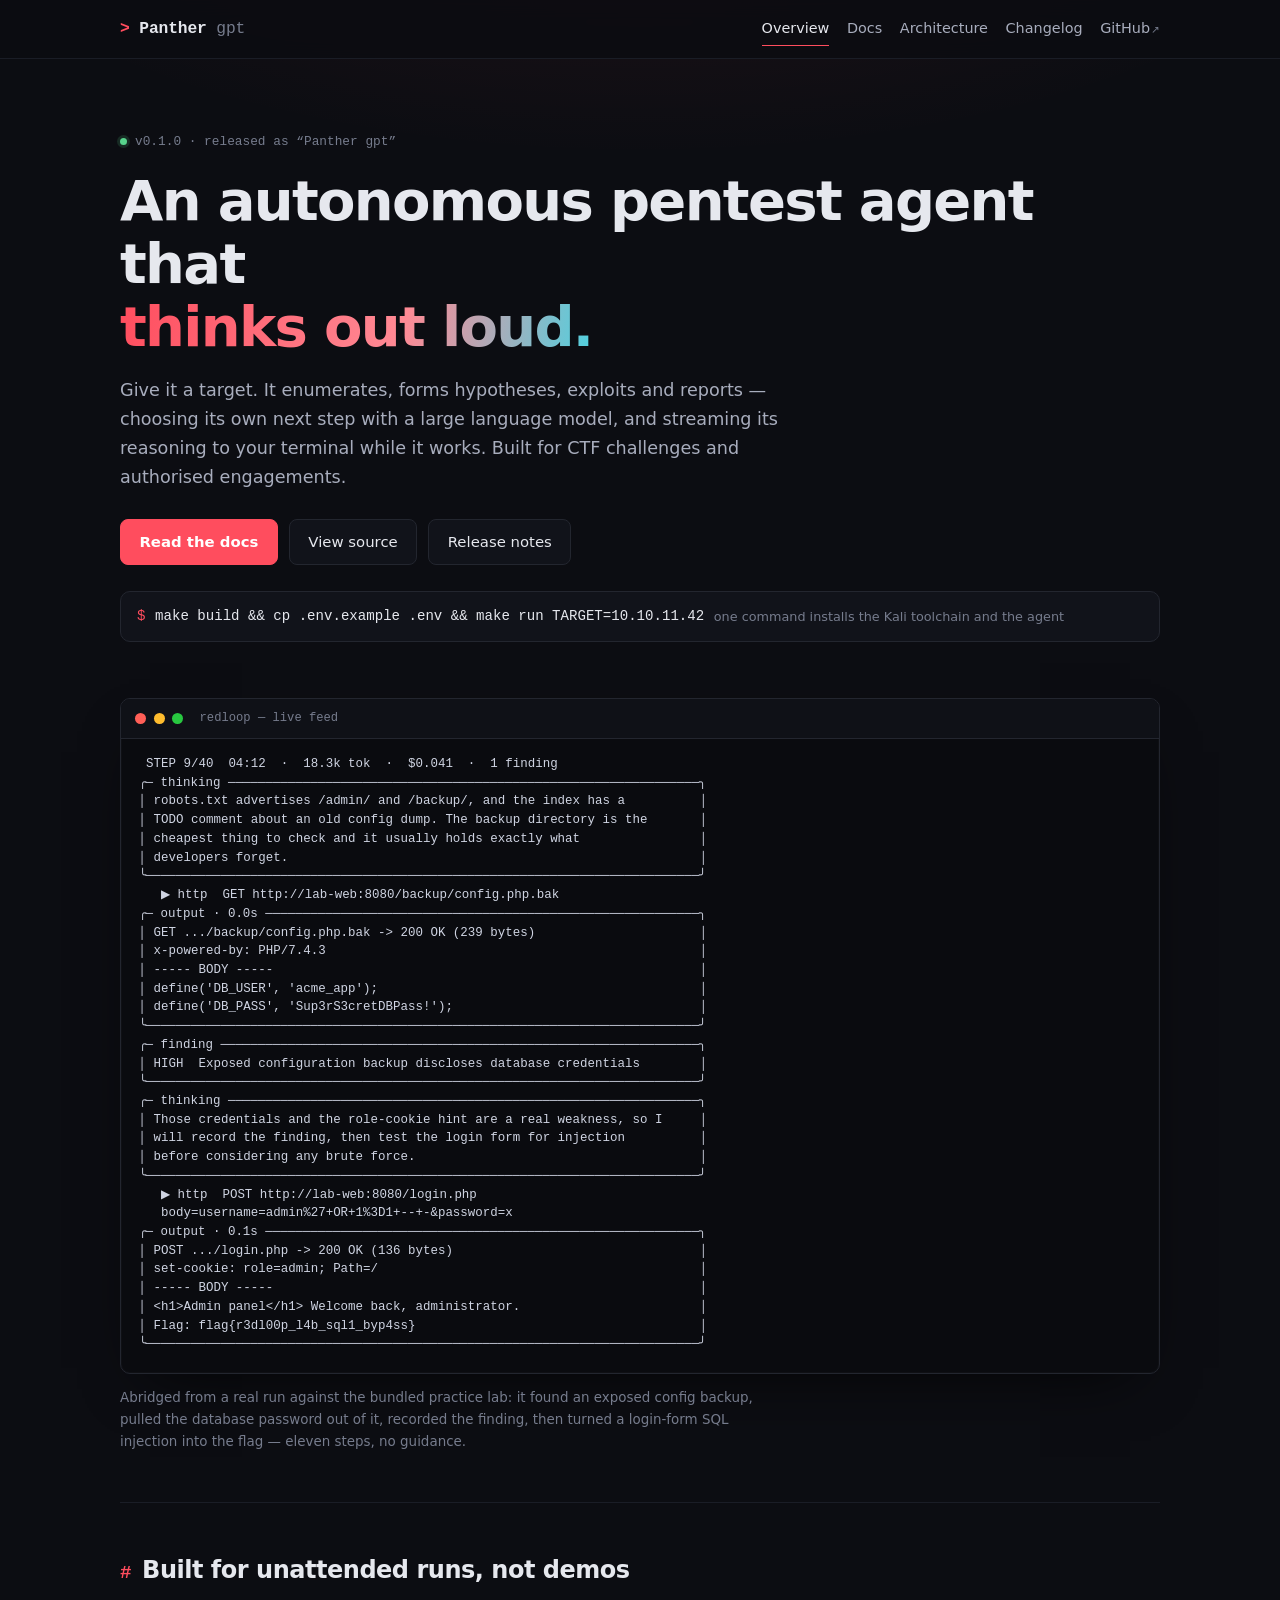
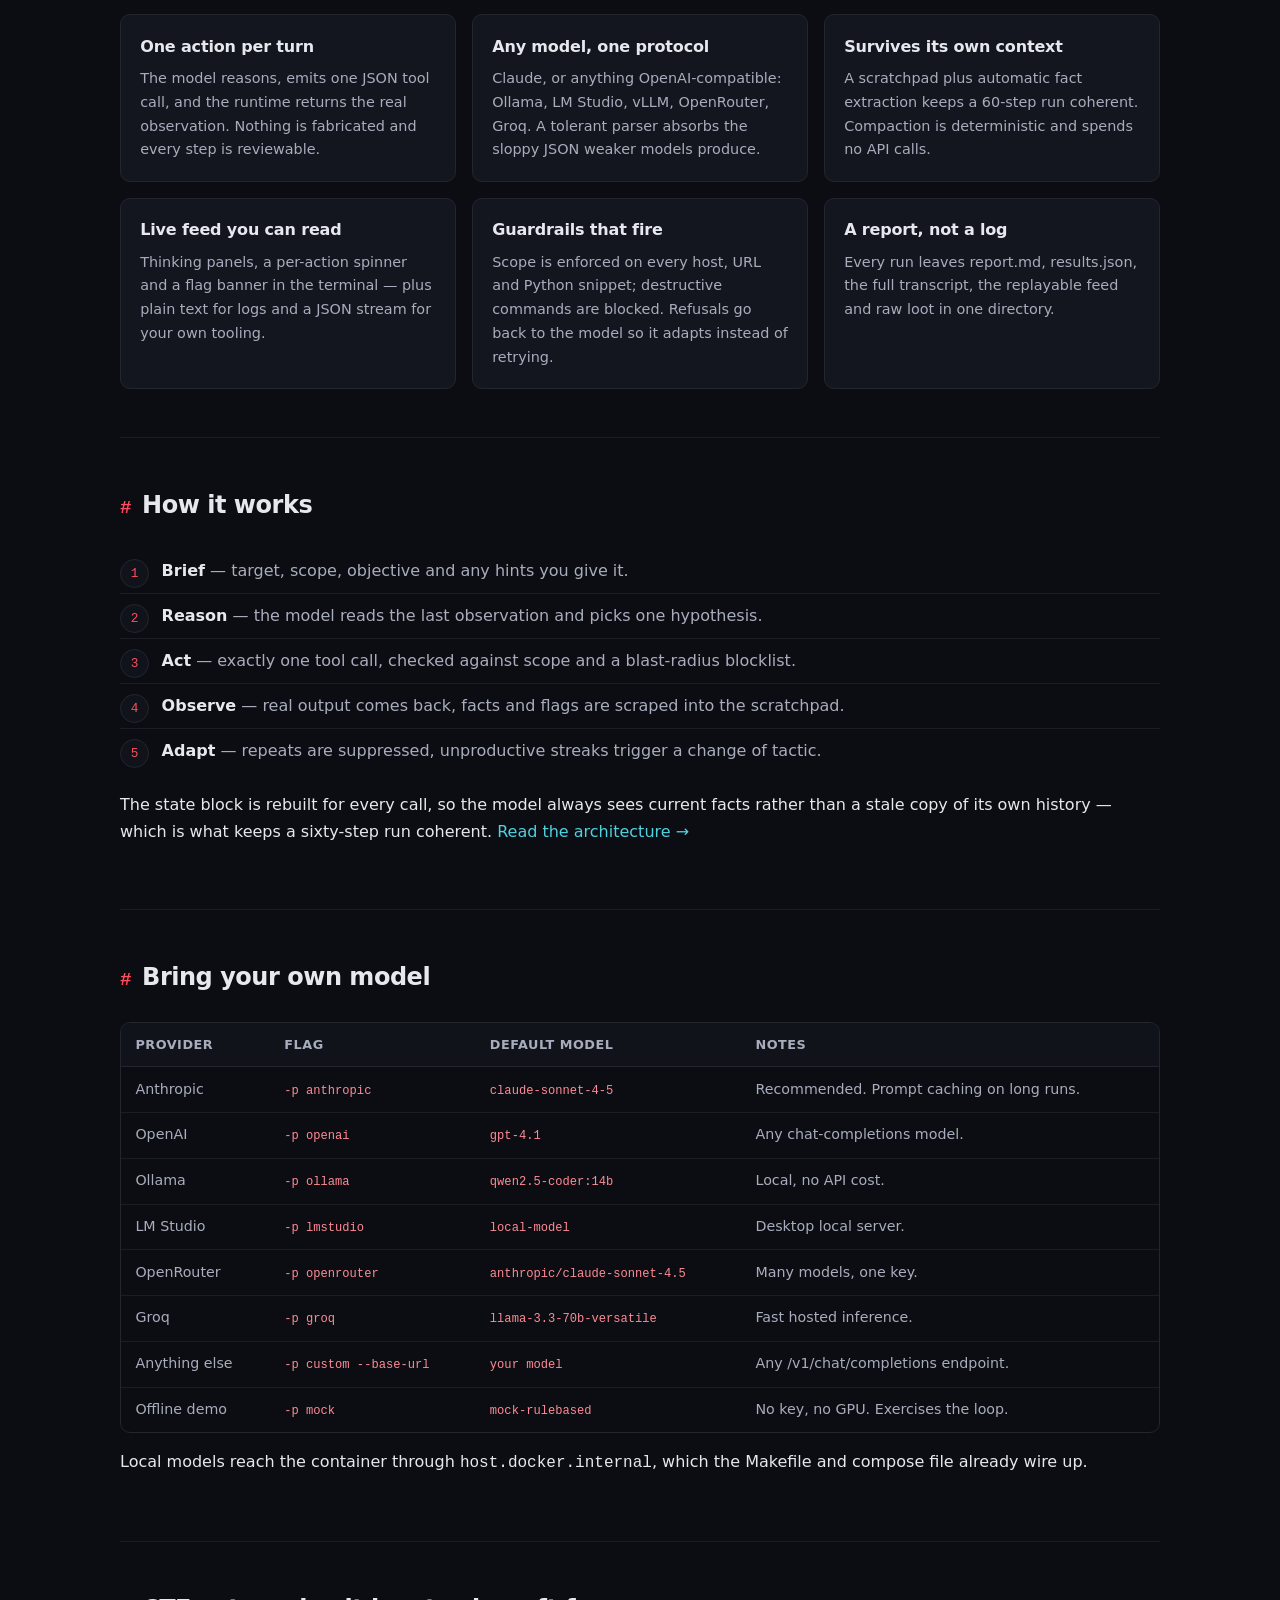
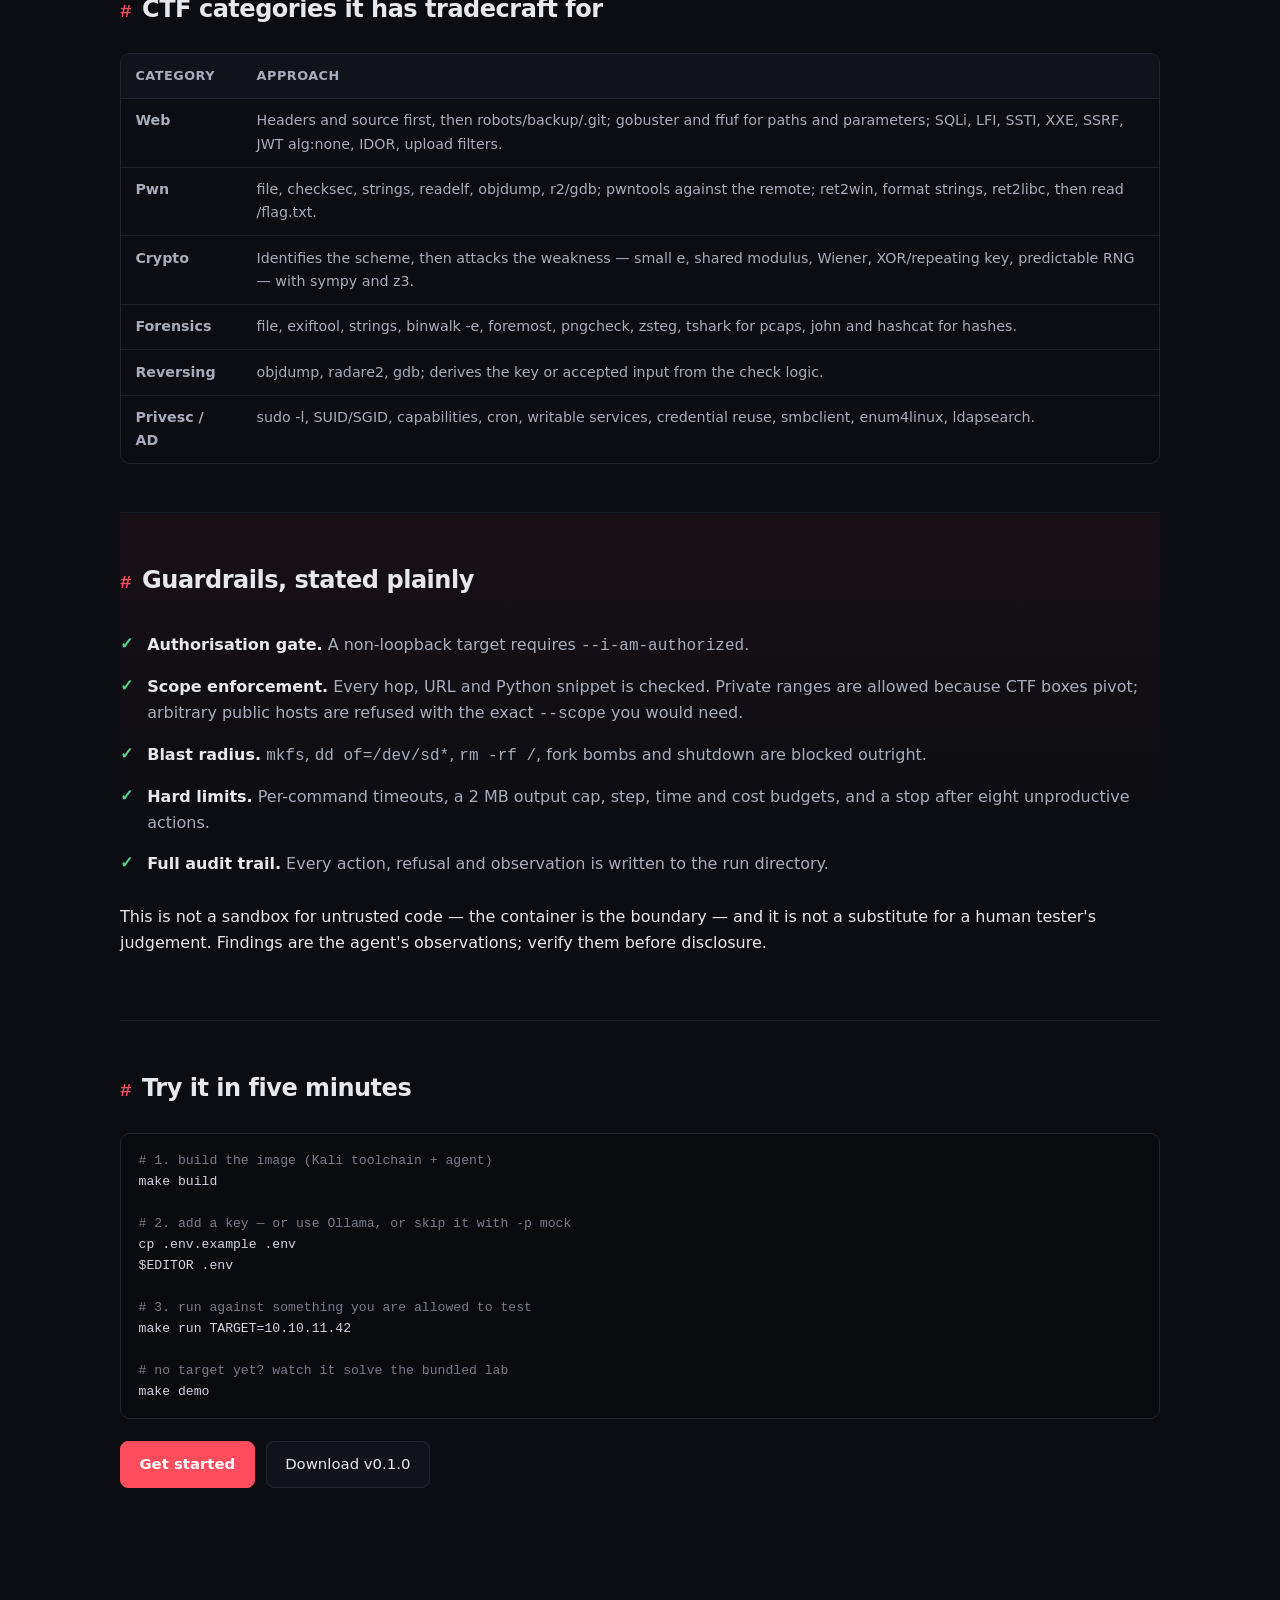
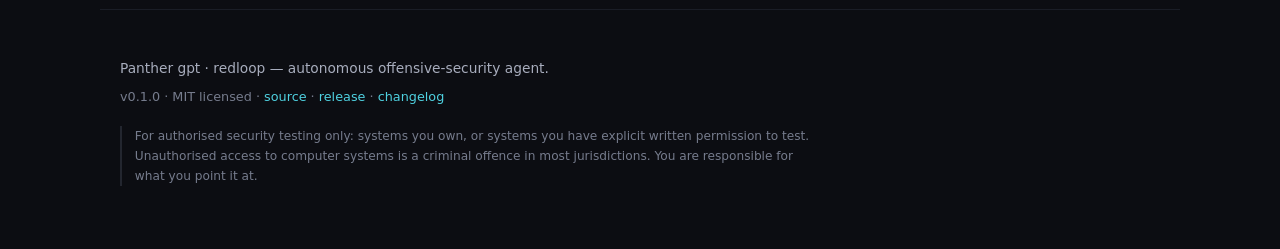
<file: docs/index.html>
<!doctype html>
<html lang="en">
<head>
<meta charset="utf-8">
<meta name="viewport" content="width=device-width, initial-scale=1">
<title>Autonomous pentest agent · Panther gpt</title>
<meta name="description" content="Panther gpt — an LLM-driven autonomous penetration-testing agent. Enumerates, exploits and reports on its own, with a live terminal feed, scope guardrails and support for Claude or local models.">
<meta name="color-scheme" content="dark">
<meta property="og:type" content="website">
<meta property="og:title" content="Autonomous pentest agent · Panther gpt">
<meta property="og:description" content="Panther gpt — an LLM-driven autonomous penetration-testing agent. Enumerates, exploits and reports on its own, with a live terminal feed, scope guardrails and support for Claude or local models.">
<meta property="og:url" content="https://panther-gpt.vercel.app/">
<link rel="icon" href="data:image/svg+xml,%3Csvg xmlns='http://www.w3.org/2000/svg' viewBox='0 0 32 32'%3E%3Crect width='32' height='32' rx='7' fill='%230c0d12'/%3E%3Ctext x='16' y='23' font-family='monospace' font-size='18' fill='%23ff4d5e' text-anchor='middle'%3E%3E%3C/text%3E%3C/svg%3E">
<link rel="stylesheet" href="assets/style.css">
</head>
<body>
<a class="skip" href="#main">Skip to content</a>
<header class="topbar">
  <div class="topbar-inner">
    <a class="brand" href="index.html"><span class="mark">&gt;</span> Panther <span class="thin">gpt</span></a>
    <nav class="sitenav" aria-label="Site"><a class="active" href="index.html">Overview</a><a class="" href="docs.html">Docs</a><a class="" href="architecture.html">Architecture</a><a class="" href="changelog.html">Changelog</a>
      <a href="https://github.com/usa3492max/gpt" target="_blank" rel="noopener">GitHub<span class="ext">↗</span></a>
    </nav>
  </div>
</header>
<main id="main" class="wide">

<section class="hero">
  <p class="eyebrow"><span class="dot"></span> v0.1.0 · released as “Panther gpt”</p>
  <h1>An autonomous pentest agent that<br><span class="accent">thinks out loud.</span></h1>
  <p class="lede">
    Give it a target. It enumerates, forms hypotheses, exploits and reports — choosing its own
    next step with a large language model, and streaming its reasoning to your terminal while it
    works. Built for CTF challenges and authorised engagements.
  </p>
  <div class="cta">
    <a class="btn primary" href="docs.html">Read the docs</a>
    <a class="btn" href="https://github.com/usa3492max/gpt" target="_blank" rel="noopener">View source</a>
    <a class="btn" href="changelog.html">Release notes</a>
  </div>
  <div class="install">
    <span class="prompt">$</span><code>make build &amp;&amp; cp .env.example .env &amp;&amp; make run TARGET=10.10.11.42</code>
    <span class="install-note">one command installs the Kali toolchain and the agent</span>
  </div>
</section>

<section class="terminal-wrap">
  <div class="terminal" role="img" aria-label="Captured terminal output from a real run">
    <div class="terminal-bar"><span class="light r"></span><span class="light y"></span><span class="light g"></span><span class="terminal-title">redloop — live feed</span></div>
    <pre> STEP 9/40  04:12  ·  18.3k tok  ·  $0.041  ·  1 finding
╭─ thinking ───────────────────────────────────────────────────────────────╮
│ robots.txt advertises /admin/ and /backup/, and the index has a          │
│ TODO comment about an old config dump. The backup directory is the       │
│ cheapest thing to check and it usually holds exactly what                │
│ developers forget.                                                       │
╰──────────────────────────────────────────────────────────────────────────╯
   ▶ http  GET http://lab-web:8080/backup/config.php.bak
╭─ output · 0.0s ──────────────────────────────────────────────────────────╮
│ GET .../backup/config.php.bak -&gt; 200 OK (239 bytes)                      │
│ x-powered-by: PHP/7.4.3                                                  │
│ ----- BODY -----                                                         │
│ define(&#x27;DB_USER&#x27;, &#x27;acme_app&#x27;);                                           │
│ define(&#x27;DB_PASS&#x27;, &#x27;Sup3rS3cretDBPass!&#x27;);                                 │
╰──────────────────────────────────────────────────────────────────────────╯
╭─ finding ────────────────────────────────────────────────────────────────╮
│ HIGH  Exposed configuration backup discloses database credentials        │
╰──────────────────────────────────────────────────────────────────────────╯
╭─ thinking ───────────────────────────────────────────────────────────────╮
│ Those credentials and the role-cookie hint are a real weakness, so I     │
│ will record the finding, then test the login form for injection          │
│ before considering any brute force.                                      │
╰──────────────────────────────────────────────────────────────────────────╯
   ▶ http  POST http://lab-web:8080/login.php
   body=username=admin%27+OR+1%3D1+--+-&amp;password=x
╭─ output · 0.1s ──────────────────────────────────────────────────────────╮
│ POST .../login.php -&gt; 200 OK (136 bytes)                                 │
│ set-cookie: role=admin; Path=/                                           │
│ ----- BODY -----                                                         │
│ &lt;h1&gt;Admin panel&lt;/h1&gt; Welcome back, administrator.                        │
│ Flag: flag{r3dl00p_l4b_sql1_byp4ss}                                      │
╰──────────────────────────────────────────────────────────────────────────╯</pre>
  </div>
  <p class="caption">
    Abridged from a real run against the bundled practice lab: it found an exposed config backup,
    pulled the database password out of it, recorded the finding, then turned a login-form SQL
    injection into the flag — eleven steps, no guidance.
  </p>
</section>

<section class="band">
  <h2>Built for unattended runs, not demos</h2>
  <div class="grid"><div class="card"><h3>One action per turn</h3><p>The model reasons, emits one JSON tool call, and the runtime returns the real observation. Nothing is fabricated and every step is reviewable.</p></div><div class="card"><h3>Any model, one protocol</h3><p>Claude, or anything OpenAI-compatible: Ollama, LM Studio, vLLM, OpenRouter, Groq. A tolerant parser absorbs the sloppy JSON weaker models produce.</p></div><div class="card"><h3>Survives its own context</h3><p>A scratchpad plus automatic fact extraction keeps a 60-step run coherent. Compaction is deterministic and spends no API calls.</p></div><div class="card"><h3>Live feed you can read</h3><p>Thinking panels, a per-action spinner and a flag banner in the terminal — plus plain text for logs and a JSON stream for your own tooling.</p></div><div class="card"><h3>Guardrails that fire</h3><p>Scope is enforced on every host, URL and Python snippet; destructive commands are blocked. Refusals go back to the model so it adapts instead of retrying.</p></div><div class="card"><h3>A report, not a log</h3><p>Every run leaves report.md, results.json, the full transcript, the replayable feed and raw loot in one directory.</p></div></div>
</section>

<section class="band">
  <h2>How it works</h2>
  <ol class="steps">
    <li><strong>Brief</strong> — target, scope, objective and any hints you give it.</li>
    <li><strong>Reason</strong> — the model reads the last observation and picks one hypothesis.</li>
    <li><strong>Act</strong> — exactly one tool call, checked against scope and a blast-radius blocklist.</li>
    <li><strong>Observe</strong> — real output comes back, facts and flags are scraped into the scratchpad.</li>
    <li><strong>Adapt</strong> — repeats are suppressed, unproductive streaks trigger a change of tactic.</li>
  </ol>
  <p class="muted">
    The state block is rebuilt for every call, so the model always sees current facts rather than a
    stale copy of its own history — which is what keeps a sixty-step run coherent.
    <a href="architecture.html">Read the architecture →</a>
  </p>
</section>

<section class="band">
  <h2>Bring your own model</h2>
  <div class="table-scroll">
    <table class="models">
      <thead><tr><th>Provider</th><th>Flag</th><th>Default model</th><th>Notes</th></tr></thead>
      <tbody><tr><td>Anthropic</td><td><code>-p anthropic</code></td><td><code>claude-sonnet-4-5</code></td><td>Recommended. Prompt caching on long runs.</td></tr><tr><td>OpenAI</td><td><code>-p openai</code></td><td><code>gpt-4.1</code></td><td>Any chat-completions model.</td></tr><tr><td>Ollama</td><td><code>-p ollama</code></td><td><code>qwen2.5-coder:14b</code></td><td>Local, no API cost.</td></tr><tr><td>LM Studio</td><td><code>-p lmstudio</code></td><td><code>local-model</code></td><td>Desktop local server.</td></tr><tr><td>OpenRouter</td><td><code>-p openrouter</code></td><td><code>anthropic/claude-sonnet-4.5</code></td><td>Many models, one key.</td></tr><tr><td>Groq</td><td><code>-p groq</code></td><td><code>llama-3.3-70b-versatile</code></td><td>Fast hosted inference.</td></tr><tr><td>Anything else</td><td><code>-p custom --base-url</code></td><td><code>your model</code></td><td>Any /v1/chat/completions endpoint.</td></tr><tr><td>Offline demo</td><td><code>-p mock</code></td><td><code>mock-rulebased</code></td><td>No key, no GPU. Exercises the loop.</td></tr></tbody>
    </table>
  </div>
  <p class="muted">
    Local models reach the container through <code>host.docker.internal</code>, which the Makefile
    and compose file already wire up.
  </p>
</section>

<section class="band">
  <h2>CTF categories it has tradecraft for</h2>
  <div class="table-scroll">
    <table class="categories">
      <thead><tr><th>Category</th><th>Approach</th></tr></thead>
      <tbody><tr><td><strong>Web</strong></td><td>Headers and source first, then robots/backup/.git; gobuster and ffuf for paths and parameters; SQLi, LFI, SSTI, XXE, SSRF, JWT alg:none, IDOR, upload filters.</td></tr><tr><td><strong>Pwn</strong></td><td>file, checksec, strings, readelf, objdump, r2/gdb; pwntools against the remote; ret2win, format strings, ret2libc, then read /flag.txt.</td></tr><tr><td><strong>Crypto</strong></td><td>Identifies the scheme, then attacks the weakness — small e, shared modulus, Wiener, XOR/repeating key, predictable RNG — with sympy and z3.</td></tr><tr><td><strong>Forensics</strong></td><td>file, exiftool, strings, binwalk -e, foremost, pngcheck, zsteg, tshark for pcaps, john and hashcat for hashes.</td></tr><tr><td><strong>Reversing</strong></td><td>objdump, radare2, gdb; derives the key or accepted input from the check logic.</td></tr><tr><td><strong>Privesc / AD</strong></td><td>sudo -l, SUID/SGID, capabilities, cron, writable services, credential reuse, smbclient, enum4linux, ldapsearch.</td></tr></tbody>
    </table>
  </div>
</section>

<section class="band safety">
  <h2>Guardrails, stated plainly</h2>
  <ul class="checks">
    <li><strong>Authorisation gate.</strong> A non-loopback target requires <code>--i-am-authorized</code>.</li>
    <li><strong>Scope enforcement.</strong> Every hop, URL and Python snippet is checked. Private
        ranges are allowed because CTF boxes pivot; arbitrary public hosts are refused with the
        exact <code>--scope</code> you would need.</li>
    <li><strong>Blast radius.</strong> <code>mkfs</code>, <code>dd of=/dev/sd*</code>,
        <code>rm -rf /</code>, fork bombs and shutdown are blocked outright.</li>
    <li><strong>Hard limits.</strong> Per-command timeouts, a 2 MB output cap, step, time and cost
        budgets, and a stop after eight unproductive actions.</li>
    <li><strong>Full audit trail.</strong> Every action, refusal and observation is written to the
        run directory.</li>
  </ul>
  <p class="muted">
    This is not a sandbox for untrusted code — the container is the boundary — and it is not a
    substitute for a human tester's judgement. Findings are the agent's observations; verify them
    before disclosure.
  </p>
</section>

<section class="band final">
  <h2>Try it in five minutes</h2>
  <pre class="snippet"><span class="c"># 1. build the image (Kali toolchain + agent)</span>
make build

<span class="c"># 2. add a key — or use Ollama, or skip it with -p mock</span>
cp .env.example .env
$EDITOR .env

<span class="c"># 3. run against something you are allowed to test</span>
make run TARGET=10.10.11.42

<span class="c"># no target yet? watch it solve the bundled lab</span>
make demo</pre>
  <div class="cta">
    <a class="btn primary" href="docs.html">Get started</a>
    <a class="btn" href="https://github.com/usa3492max/gpt/releases/tag/v0.1.0" target="_blank" rel="noopener">Download v0.1.0</a>
  </div>
</section>

</main>
<footer class="footer">
  <p>Panther gpt · redloop — autonomous offensive-security agent.</p>
  <p class="muted">
    v0.1.0 · MIT licensed ·
    <a href="https://github.com/usa3492max/gpt" target="_blank" rel="noopener">source</a> ·
    <a href="https://github.com/usa3492max/gpt/releases/tag/v0.1.0" target="_blank" rel="noopener">release</a> ·
    <a href="changelog.html">changelog</a>
  </p>
  <p class="disclaimer">
    For authorised security testing only: systems you own, or systems you have explicit written
    permission to test. Unauthorised access to computer systems is a criminal offence in most
    jurisdictions. You are responsible for what you point it at.
  </p>
</footer>
</body>
</html>
</file>
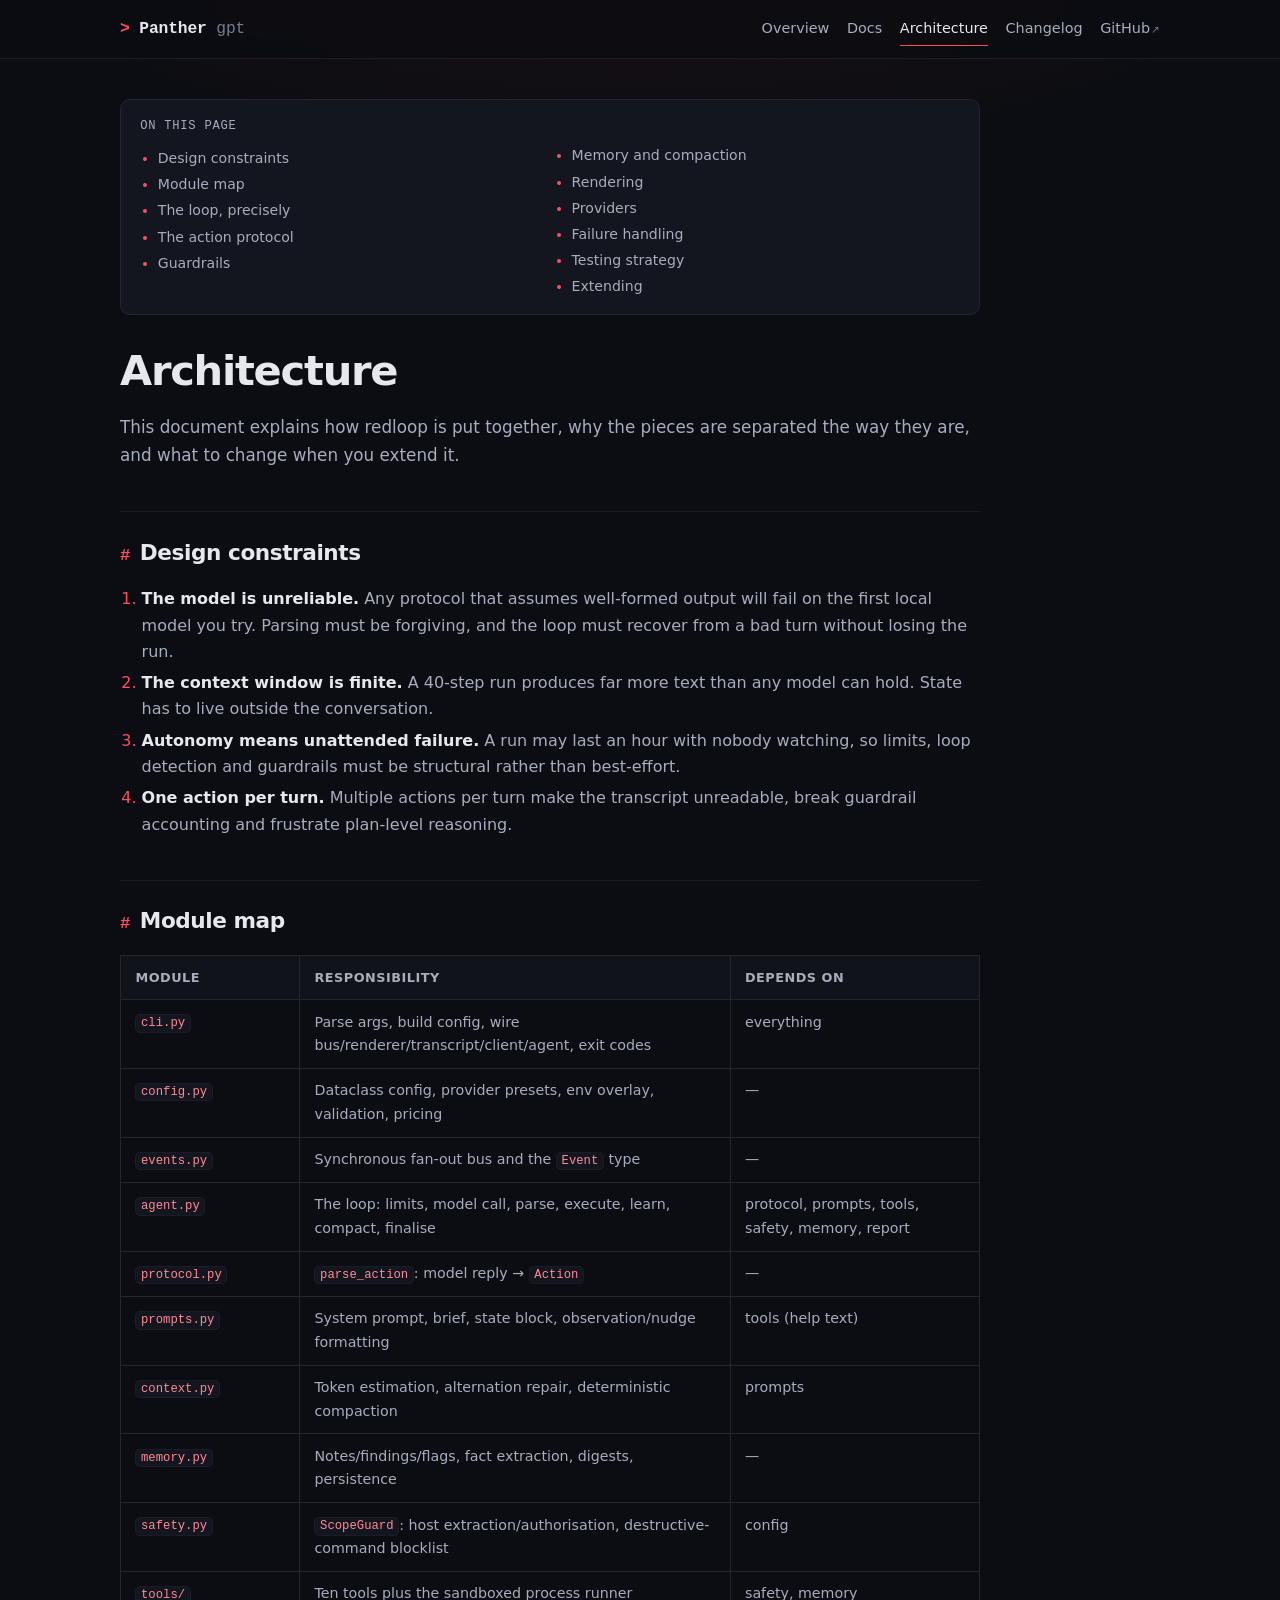
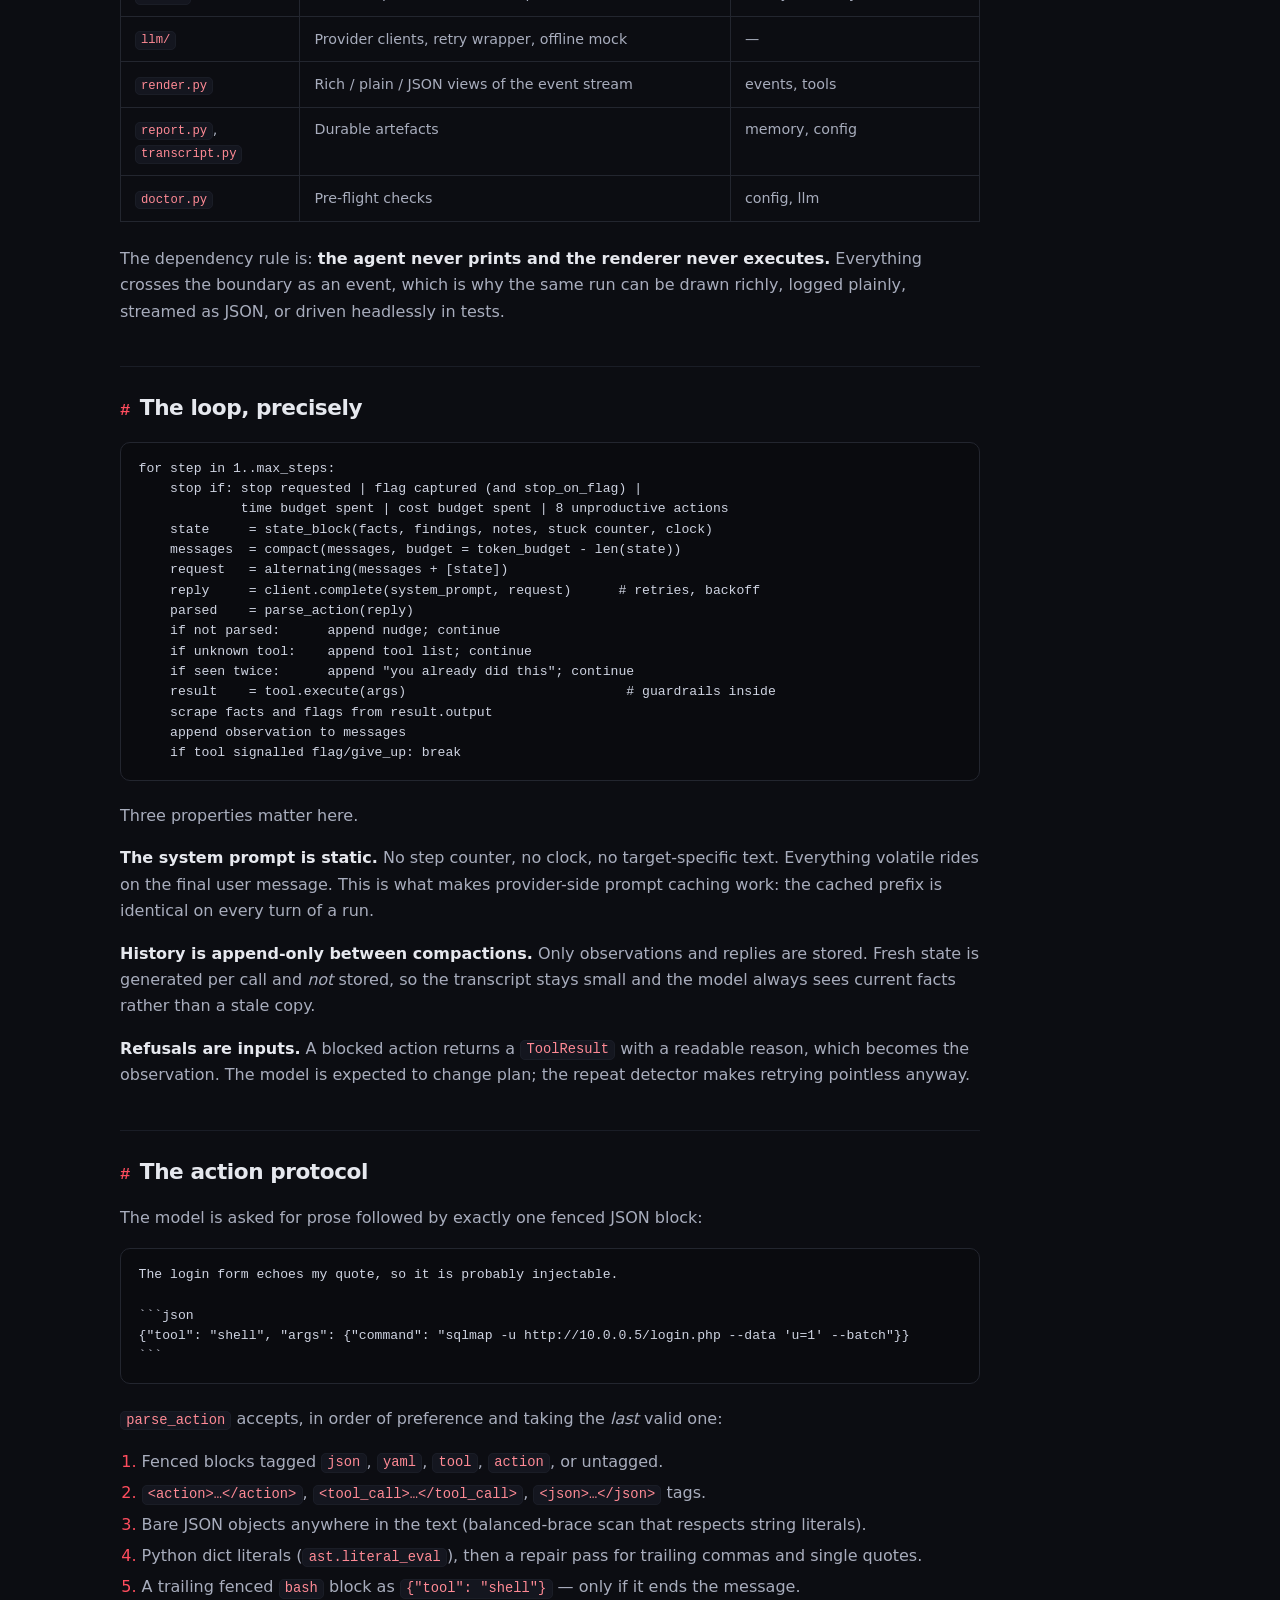
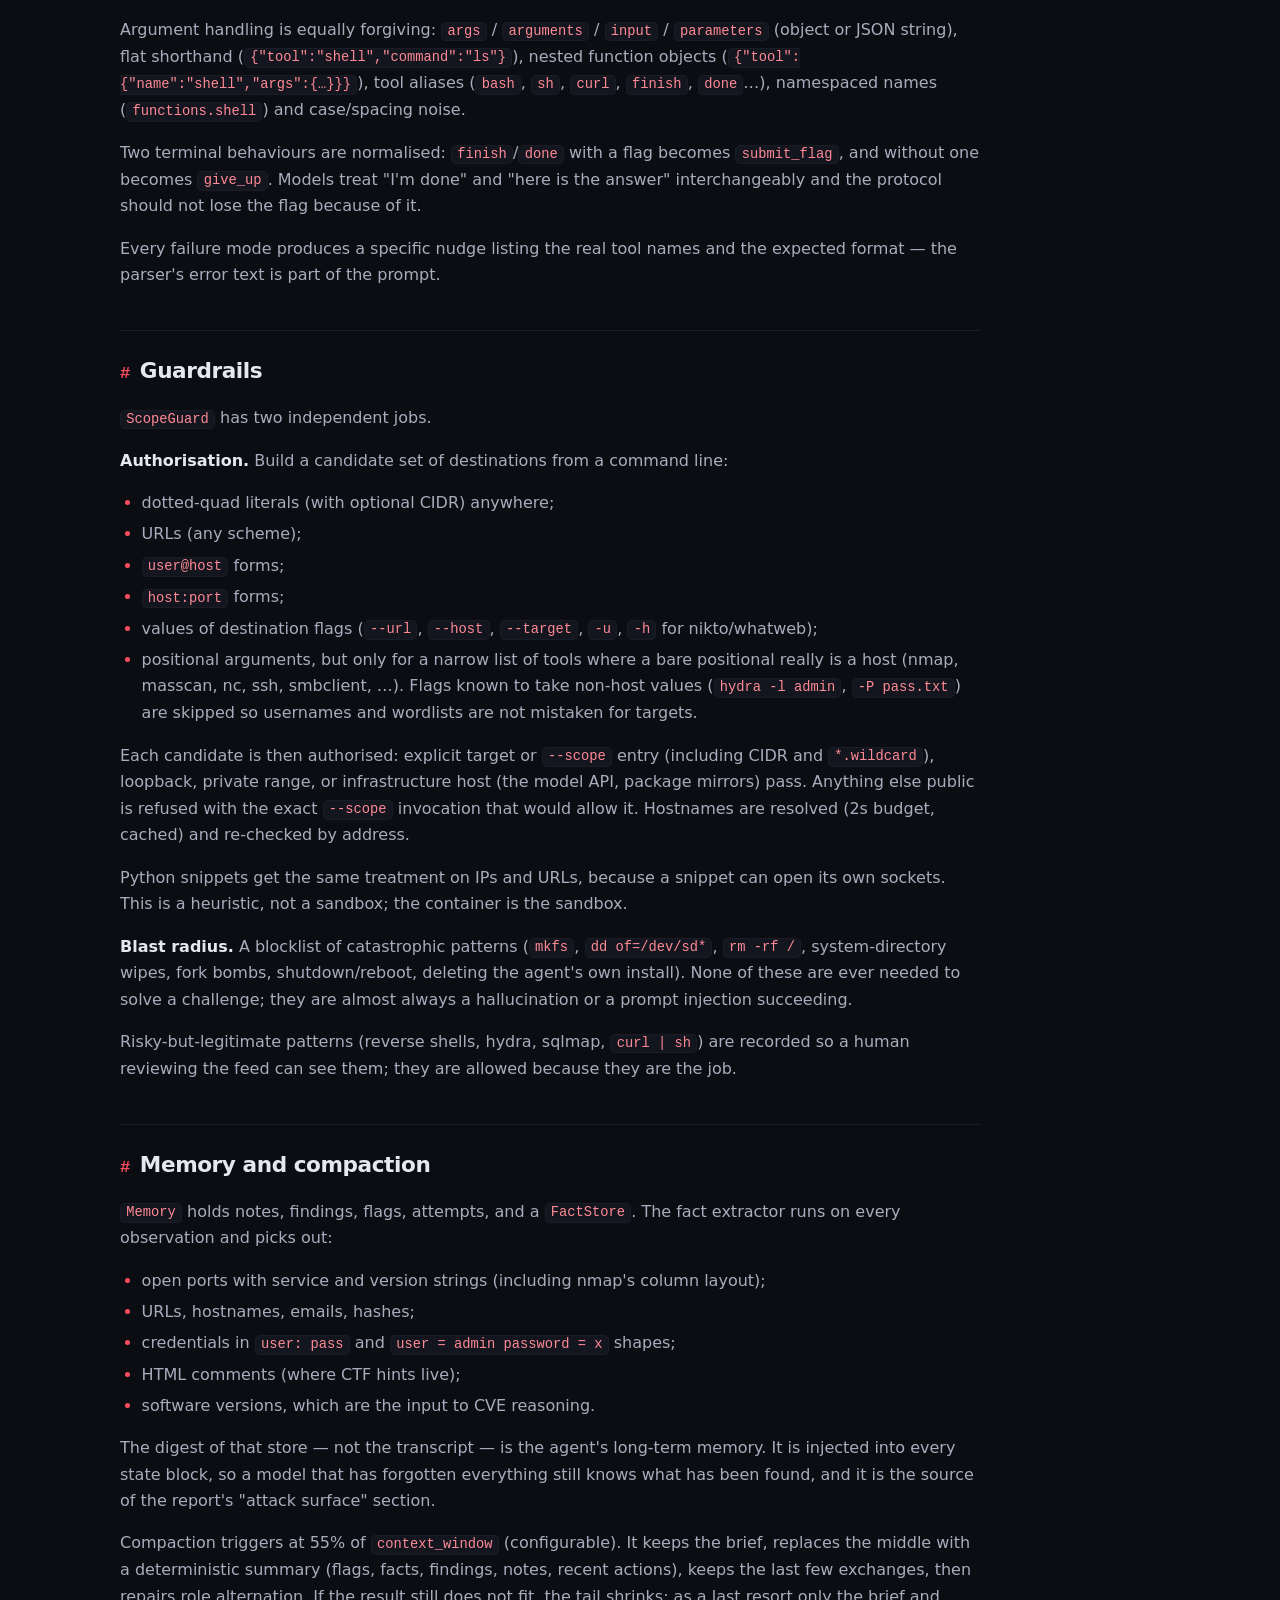
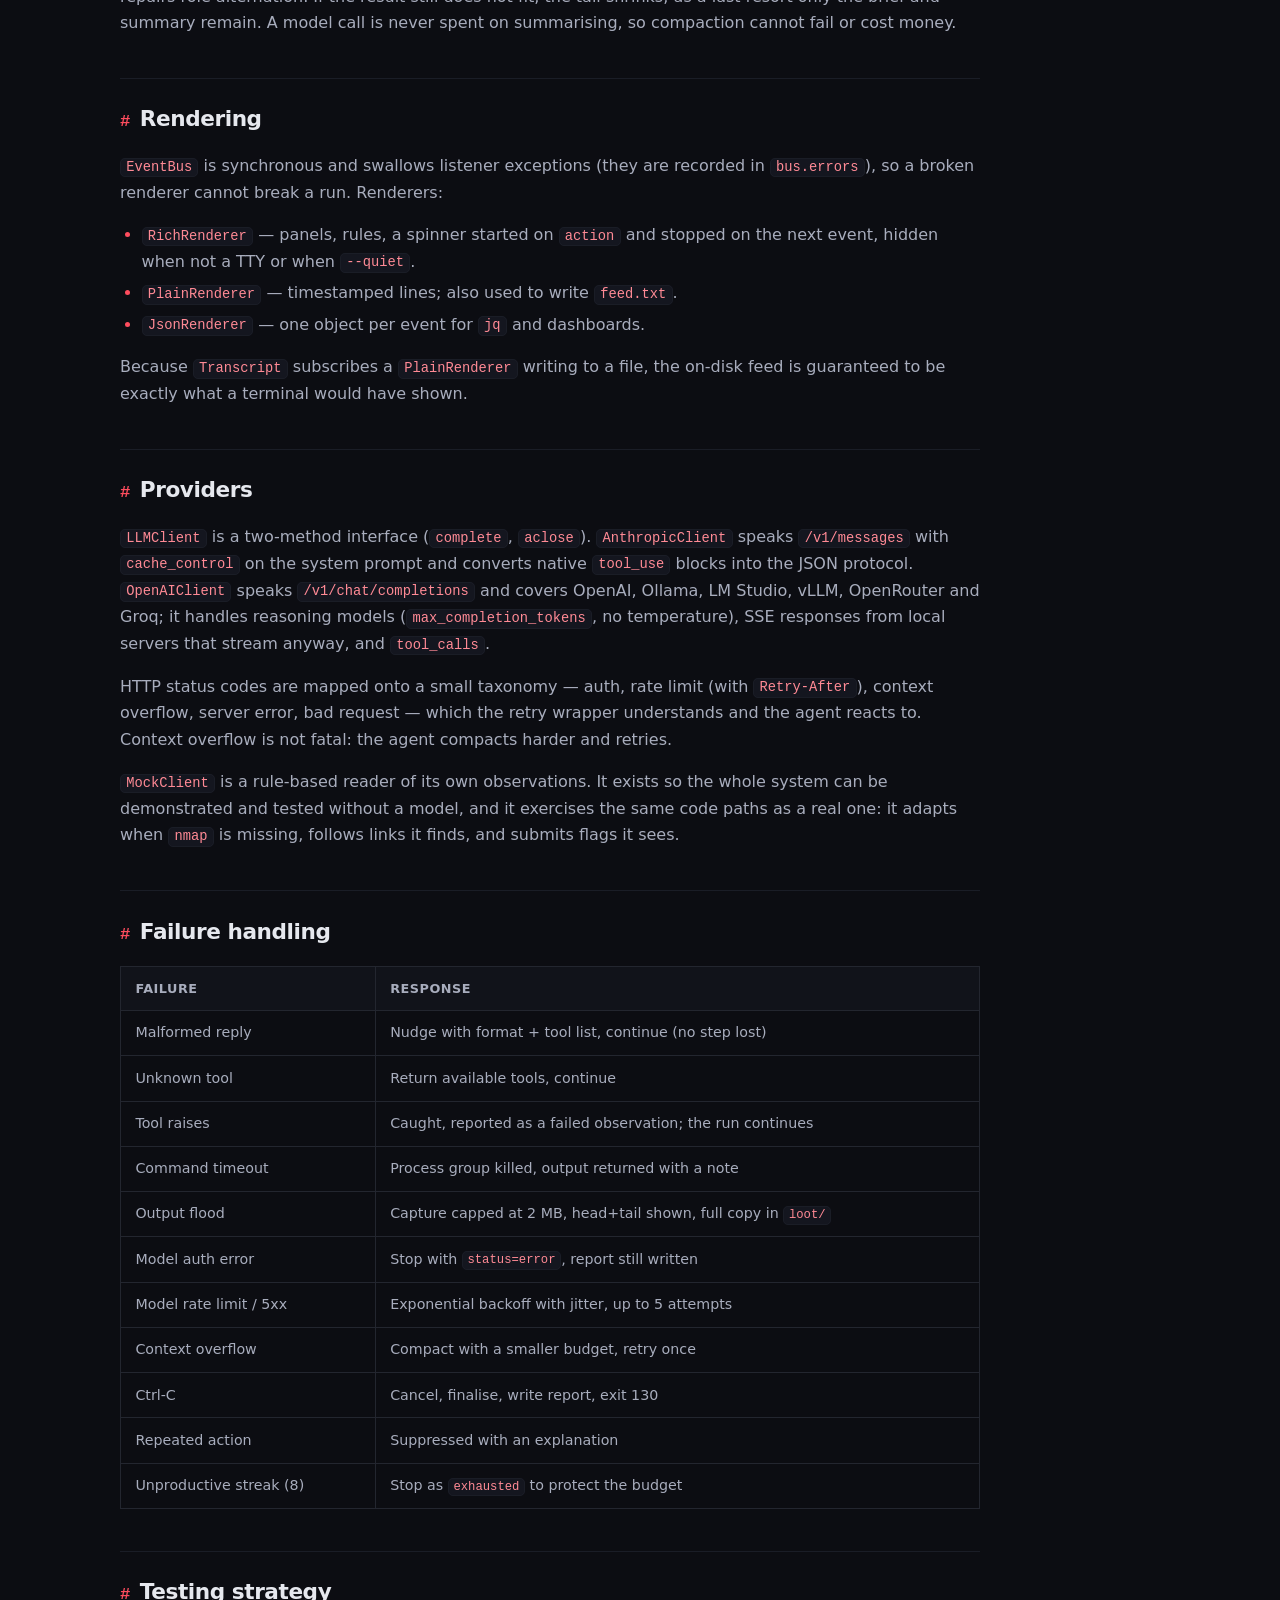
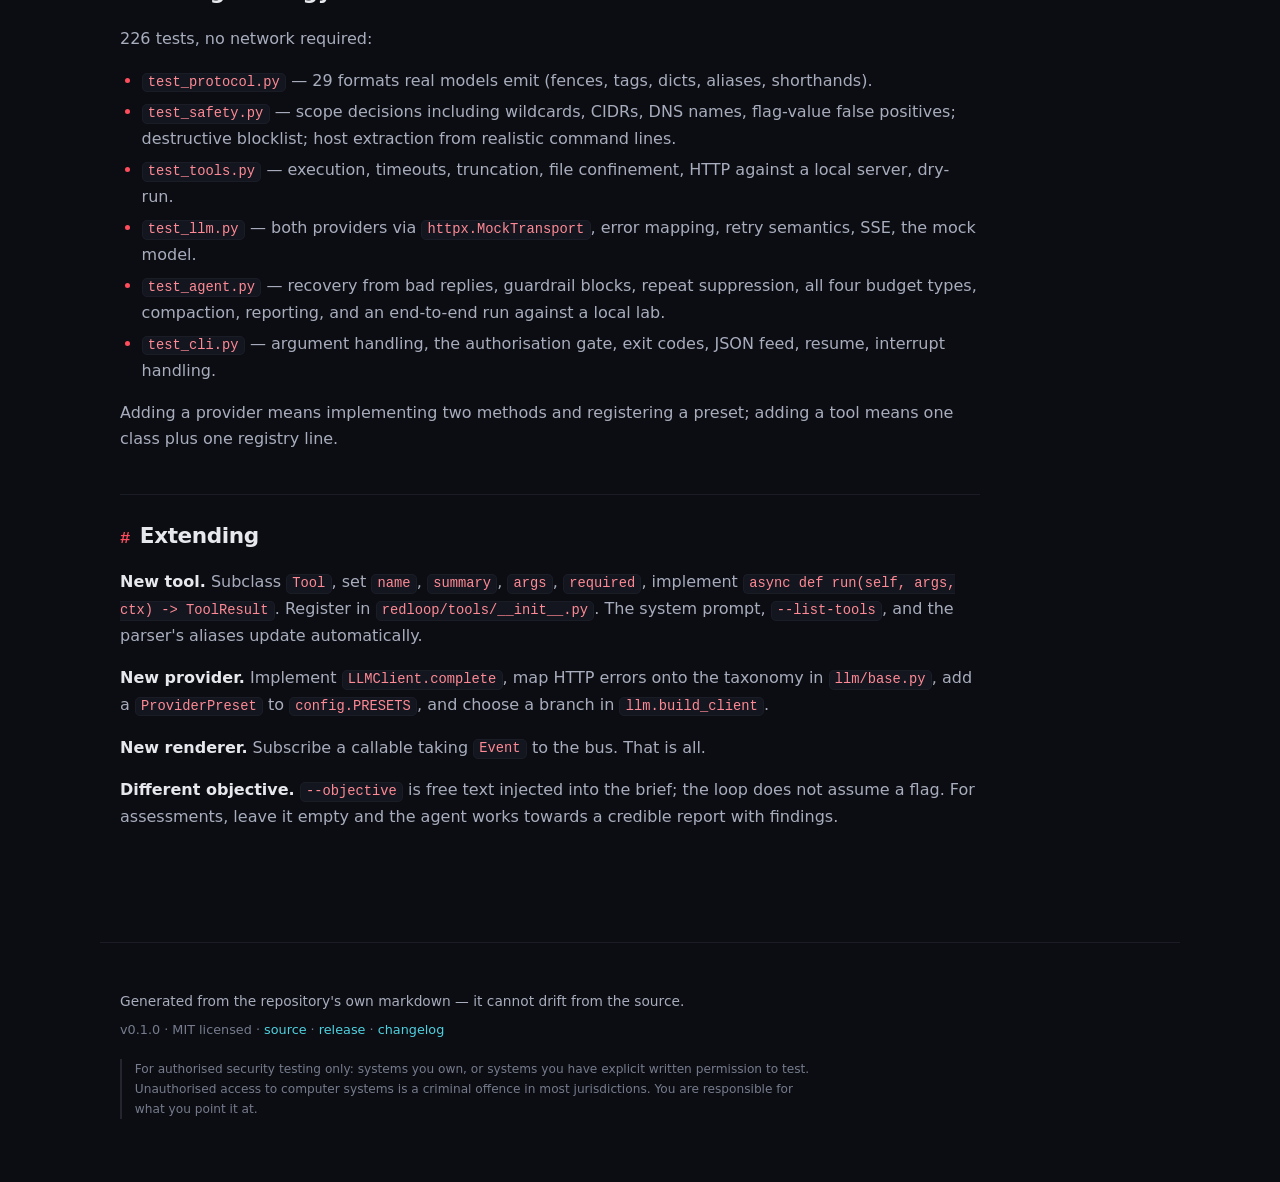
<file: docs/architecture.html>
<!doctype html>
<html lang="en">
<head>
<meta charset="utf-8">
<meta name="viewport" content="width=device-width, initial-scale=1">
<title>Architecture · Panther gpt</title>
<meta name="description" content="How the loop, action protocol, guardrails, memory and compaction fit together.">
<meta name="color-scheme" content="dark">
<meta property="og:type" content="website">
<meta property="og:title" content="Architecture · Panther gpt">
<meta property="og:description" content="How the loop, action protocol, guardrails, memory and compaction fit together.">
<meta property="og:url" content="https://panther-gpt.vercel.app/">
<link rel="icon" href="data:image/svg+xml,%3Csvg xmlns='http://www.w3.org/2000/svg' viewBox='0 0 32 32'%3E%3Crect width='32' height='32' rx='7' fill='%230c0d12'/%3E%3Ctext x='16' y='23' font-family='monospace' font-size='18' fill='%23ff4d5e' text-anchor='middle'%3E%3E%3C/text%3E%3C/svg%3E">
<link rel="stylesheet" href="assets/style.css">
</head>
<body>
<a class="skip" href="#main">Skip to content</a>
<header class="topbar">
  <div class="topbar-inner">
    <a class="brand" href="index.html"><span class="mark">&gt;</span> Panther <span class="thin">gpt</span></a>
    <nav class="sitenav" aria-label="Site"><a class="" href="index.html">Overview</a><a class="" href="docs.html">Docs</a><a class="active" href="architecture.html">Architecture</a><a class="" href="changelog.html">Changelog</a>
      <a href="https://github.com/usa3492max/gpt" target="_blank" rel="noopener">GitHub<span class="ext">↗</span></a>
    </nav>
  </div>
</header>
<main id="main" class="wide">

<article class="prose">
<nav class="toc" aria-label="On this page"><p class="toc-title">On this page</p><ul><li><a href="#design-constraints">Design constraints</a></li><li><a href="#module-map">Module map</a></li><li><a href="#the-loop-precisely">The loop, precisely</a></li><li><a href="#the-action-protocol">The action protocol</a></li><li><a href="#guardrails">Guardrails</a></li><li><a href="#memory-and-compaction">Memory and compaction</a></li><li><a href="#rendering">Rendering</a></li><li><a href="#providers">Providers</a></li><li><a href="#failure-handling">Failure handling</a></li><li><a href="#testing-strategy">Testing strategy</a></li><li><a href="#extending">Extending</a></li></ul></nav>
<h1 id="architecture">Architecture</h1>
<p>This document explains how redloop is put together, why the pieces are separated the way they
are, and what to change when you extend it.</p>
<h2 id="design-constraints">Design constraints</h2>
<ol>
<li><strong>The model is unreliable.</strong> Any protocol that assumes well-formed output will fail on the
   first local model you try. Parsing must be forgiving, and the loop must recover from a bad
   turn without losing the run.</li>
<li><strong>The context window is finite.</strong> A 40-step run produces far more text than any model can
   hold. State has to live outside the conversation.</li>
<li><strong>Autonomy means unattended failure.</strong> A run may last an hour with nobody watching, so
   limits, loop detection and guardrails must be structural rather than best-effort.</li>
<li><strong>One action per turn.</strong> Multiple actions per turn make the transcript unreadable, break
   guardrail accounting and frustrate plan-level reasoning.</li>
</ol>
<h2 id="module-map">Module map</h2>
<table>
<thead>
<tr>
<th>Module</th>
<th>Responsibility</th>
<th>Depends on</th>
</tr>
</thead>
<tbody>
<tr>
<td><code>cli.py</code></td>
<td>Parse args, build config, wire bus/renderer/transcript/client/agent, exit codes</td>
<td>everything</td>
</tr>
<tr>
<td><code>config.py</code></td>
<td>Dataclass config, provider presets, env overlay, validation, pricing</td>
<td>—</td>
</tr>
<tr>
<td><code>events.py</code></td>
<td>Synchronous fan-out bus and the <code>Event</code> type</td>
<td>—</td>
</tr>
<tr>
<td><code>agent.py</code></td>
<td>The loop: limits, model call, parse, execute, learn, compact, finalise</td>
<td>protocol, prompts, tools, safety, memory, report</td>
</tr>
<tr>
<td><code>protocol.py</code></td>
<td><code>parse_action</code>: model reply → <code>Action</code></td>
<td>—</td>
</tr>
<tr>
<td><code>prompts.py</code></td>
<td>System prompt, brief, state block, observation/nudge formatting</td>
<td>tools (help text)</td>
</tr>
<tr>
<td><code>context.py</code></td>
<td>Token estimation, alternation repair, deterministic compaction</td>
<td>prompts</td>
</tr>
<tr>
<td><code>memory.py</code></td>
<td>Notes/findings/flags, fact extraction, digests, persistence</td>
<td>—</td>
</tr>
<tr>
<td><code>safety.py</code></td>
<td><code>ScopeGuard</code>: host extraction/authorisation, destructive-command blocklist</td>
<td>config</td>
</tr>
<tr>
<td><code>tools/</code></td>
<td>Ten tools plus the sandboxed process runner</td>
<td>safety, memory</td>
</tr>
<tr>
<td><code>llm/</code></td>
<td>Provider clients, retry wrapper, offline mock</td>
<td>—</td>
</tr>
<tr>
<td><code>render.py</code></td>
<td>Rich / plain / JSON views of the event stream</td>
<td>events, tools</td>
</tr>
<tr>
<td><code>report.py</code>, <code>transcript.py</code></td>
<td>Durable artefacts</td>
<td>memory, config</td>
</tr>
<tr>
<td><code>doctor.py</code></td>
<td>Pre-flight checks</td>
<td>config, llm</td>
</tr>
</tbody>
</table>
<p>The dependency rule is: <strong>the agent never prints and the renderer never executes.</strong> Everything
crosses the boundary as an event, which is why the same run can be drawn richly, logged plainly,
streamed as JSON, or driven headlessly in tests.</p>
<h2 id="the-loop-precisely">The loop, precisely</h2>
<pre><code>for step in 1..max_steps:
    stop if: stop requested | flag captured (and stop_on_flag) |
             time budget spent | cost budget spent | 8 unproductive actions
    state     = state_block(facts, findings, notes, stuck counter, clock)
    messages  = compact(messages, budget = token_budget - len(state))
    request   = alternating(messages + [state])
    reply     = client.complete(system_prompt, request)      # retries, backoff
    parsed    = parse_action(reply)
    if not parsed:      append nudge; continue
    if unknown tool:    append tool list; continue
    if seen twice:      append &quot;you already did this&quot;; continue
    result    = tool.execute(args)                            # guardrails inside
    scrape facts and flags from result.output
    append observation to messages
    if tool signalled flag/give_up: break
</code></pre>
<p>Three properties matter here.</p>
<p><strong>The system prompt is static.</strong> No step counter, no clock, no target-specific text. Everything
volatile rides on the final user message. This is what makes provider-side prompt caching work:
the cached prefix is identical on every turn of a run.</p>
<p><strong>History is append-only between compactions.</strong> Only observations and replies are stored.
Fresh state is generated per call and <em>not</em> stored, so the transcript stays small and the model
always sees current facts rather than a stale copy.</p>
<p><strong>Refusals are inputs.</strong> A blocked action returns a <code>ToolResult</code> with a readable reason, which
becomes the observation. The model is expected to change plan; the repeat detector makes
retrying pointless anyway.</p>
<h2 id="the-action-protocol">The action protocol</h2>
<p>The model is asked for prose followed by exactly one fenced JSON block:</p>
<pre><code>The login form echoes my quote, so it is probably injectable.

```json
{&quot;tool&quot;: &quot;shell&quot;, &quot;args&quot;: {&quot;command&quot;: &quot;sqlmap -u http://10.0.0.5/login.php --data 'u=1' --batch&quot;}}
```
</code></pre>
<p><code>parse_action</code> accepts, in order of preference and taking the <em>last</em> valid one:</p>
<ol>
<li>Fenced blocks tagged <code>json</code>, <code>yaml</code>, <code>tool</code>, <code>action</code>, or untagged.</li>
<li><code>&lt;action&gt;…&lt;/action&gt;</code>, <code>&lt;tool_call&gt;…&lt;/tool_call&gt;</code>, <code>&lt;json&gt;…&lt;/json&gt;</code> tags.</li>
<li>Bare JSON objects anywhere in the text (balanced-brace scan that respects string literals).</li>
<li>Python dict literals (<code>ast.literal_eval</code>), then a repair pass for trailing commas and
   single quotes.</li>
<li>A trailing fenced <code>bash</code> block as <code>{"tool": "shell"}</code> — only if it ends the message.</li>
</ol>
<p>Argument handling is equally forgiving: <code>args</code> / <code>arguments</code> / <code>input</code> / <code>parameters</code> (object or
JSON string), flat shorthand (<code>{"tool":"shell","command":"ls"}</code>), nested function objects
(<code>{"tool":{"name":"shell","args":{…}}}</code>), tool aliases (<code>bash</code>, <code>sh</code>, <code>curl</code>, <code>finish</code>,
<code>done</code>…), namespaced names (<code>functions.shell</code>) and case/spacing noise.</p>
<p>Two terminal behaviours are normalised: <code>finish</code>/<code>done</code> with a flag becomes <code>submit_flag</code>, and
without one becomes <code>give_up</code>. Models treat "I'm done" and "here is the answer" interchangeably
and the protocol should not lose the flag because of it.</p>
<p>Every failure mode produces a specific nudge listing the real tool names and the expected
format — the parser's error text is part of the prompt.</p>
<h2 id="guardrails">Guardrails</h2>
<p><code>ScopeGuard</code> has two independent jobs.</p>
<p><strong>Authorisation.</strong> Build a candidate set of destinations from a command line:</p>
<ul>
<li>dotted-quad literals (with optional CIDR) anywhere;</li>
<li>URLs (any scheme);</li>
<li><code>user@host</code> forms;</li>
<li><code>host:port</code> forms;</li>
<li>values of destination flags (<code>--url</code>, <code>--host</code>, <code>--target</code>, <code>-u</code>, <code>-h</code> for nikto/whatweb);</li>
<li>positional arguments, but only for a narrow list of tools where a bare positional really is
  a host (nmap, masscan, nc, ssh, smbclient, …). Flags known to take non-host values
  (<code>hydra -l admin</code>, <code>-P pass.txt</code>) are skipped so usernames and wordlists are not mistaken for
  targets.</li>
</ul>
<p>Each candidate is then authorised: explicit target or <code>--scope</code> entry (including CIDR and
<code>*.wildcard</code>), loopback, private range, or infrastructure host (the model API, package mirrors)
pass. Anything else public is refused with the exact <code>--scope</code> invocation that would allow it.
Hostnames are resolved (2s budget, cached) and re-checked by address.</p>
<p>Python snippets get the same treatment on IPs and URLs, because a snippet can open its own
sockets. This is a heuristic, not a sandbox; the container is the sandbox.</p>
<p><strong>Blast radius.</strong> A blocklist of catastrophic patterns (<code>mkfs</code>, <code>dd of=/dev/sd*</code>, <code>rm -rf /</code>,
system-directory wipes, fork bombs, shutdown/reboot, deleting the agent's own install). None of
these are ever needed to solve a challenge; they are almost always a hallucination or a prompt
injection succeeding.</p>
<p>Risky-but-legitimate patterns (reverse shells, hydra, sqlmap, <code>curl | sh</code>) are recorded so a
human reviewing the feed can see them; they are allowed because they are the job.</p>
<h2 id="memory-and-compaction">Memory and compaction</h2>
<p><code>Memory</code> holds notes, findings, flags, attempts, and a <code>FactStore</code>. The fact extractor runs on
every observation and picks out:</p>
<ul>
<li>open ports with service and version strings (including nmap's column layout);</li>
<li>URLs, hostnames, emails, hashes;</li>
<li>credentials in <code>user: pass</code> and <code>user = admin password = x</code> shapes;</li>
<li>HTML comments (where CTF hints live);</li>
<li>software versions, which are the input to CVE reasoning.</li>
</ul>
<p>The digest of that store — not the transcript — is the agent's long-term memory. It is injected
into every state block, so a model that has forgotten everything still knows what has been
found, and it is the source of the report's "attack surface" section.</p>
<p>Compaction triggers at 55% of <code>context_window</code> (configurable). It keeps the brief, replaces the
middle with a deterministic summary (flags, facts, findings, notes, recent actions), keeps the
last few exchanges, then repairs role alternation. If the result still does not fit, the tail
shrinks; as a last resort only the brief and summary remain. A model call is never spent on
summarising, so compaction cannot fail or cost money.</p>
<h2 id="rendering">Rendering</h2>
<p><code>EventBus</code> is synchronous and swallows listener exceptions (they are recorded in <code>bus.errors</code>),
so a broken renderer cannot break a run. Renderers:</p>
<ul>
<li><code>RichRenderer</code> — panels, rules, a spinner started on <code>action</code> and stopped on the next event,
  hidden when not a TTY or when <code>--quiet</code>.</li>
<li><code>PlainRenderer</code> — timestamped lines; also used to write <code>feed.txt</code>.</li>
<li><code>JsonRenderer</code> — one object per event for <code>jq</code> and dashboards.</li>
</ul>
<p>Because <code>Transcript</code> subscribes a <code>PlainRenderer</code> writing to a file, the on-disk feed is
guaranteed to be exactly what a terminal would have shown.</p>
<h2 id="providers">Providers</h2>
<p><code>LLMClient</code> is a two-method interface (<code>complete</code>, <code>aclose</code>). <code>AnthropicClient</code> speaks
<code>/v1/messages</code> with <code>cache_control</code> on the system prompt and converts native <code>tool_use</code> blocks
into the JSON protocol. <code>OpenAIClient</code> speaks <code>/v1/chat/completions</code> and covers OpenAI, Ollama,
LM Studio, vLLM, OpenRouter and Groq; it handles reasoning models (<code>max_completion_tokens</code>, no
temperature), SSE responses from local servers that stream anyway, and <code>tool_calls</code>.</p>
<p>HTTP status codes are mapped onto a small taxonomy — auth, rate limit (with <code>Retry-After</code>),
context overflow, server error, bad request — which the retry wrapper understands and the agent
reacts to. Context overflow is not fatal: the agent compacts harder and retries.</p>
<p><code>MockClient</code> is a rule-based reader of its own observations. It exists so the whole system can be
demonstrated and tested without a model, and it exercises the same code paths as a real one: it
adapts when <code>nmap</code> is missing, follows links it finds, and submits flags it sees.</p>
<h2 id="failure-handling">Failure handling</h2>
<table>
<thead>
<tr>
<th>Failure</th>
<th>Response</th>
</tr>
</thead>
<tbody>
<tr>
<td>Malformed reply</td>
<td>Nudge with format + tool list, continue (no step lost)</td>
</tr>
<tr>
<td>Unknown tool</td>
<td>Return available tools, continue</td>
</tr>
<tr>
<td>Tool raises</td>
<td>Caught, reported as a failed observation; the run continues</td>
</tr>
<tr>
<td>Command timeout</td>
<td>Process group killed, output returned with a note</td>
</tr>
<tr>
<td>Output flood</td>
<td>Capture capped at 2 MB, head+tail shown, full copy in <code>loot/</code></td>
</tr>
<tr>
<td>Model auth error</td>
<td>Stop with <code>status=error</code>, report still written</td>
</tr>
<tr>
<td>Model rate limit / 5xx</td>
<td>Exponential backoff with jitter, up to 5 attempts</td>
</tr>
<tr>
<td>Context overflow</td>
<td>Compact with a smaller budget, retry once</td>
</tr>
<tr>
<td>Ctrl-C</td>
<td>Cancel, finalise, write report, exit 130</td>
</tr>
<tr>
<td>Repeated action</td>
<td>Suppressed with an explanation</td>
</tr>
<tr>
<td>Unproductive streak (8)</td>
<td>Stop as <code>exhausted</code> to protect the budget</td>
</tr>
</tbody>
</table>
<h2 id="testing-strategy">Testing strategy</h2>
<p>226 tests, no network required:</p>
<ul>
<li><code>test_protocol.py</code> — 29 formats real models emit (fences, tags, dicts, aliases, shorthands).</li>
<li><code>test_safety.py</code> — scope decisions including wildcards, CIDRs, DNS names, flag-value
  false positives; destructive blocklist; host extraction from realistic command lines.</li>
<li><code>test_tools.py</code> — execution, timeouts, truncation, file confinement, HTTP against a local
  server, dry-run.</li>
<li><code>test_llm.py</code> — both providers via <code>httpx.MockTransport</code>, error mapping, retry semantics,
  SSE, the mock model.</li>
<li><code>test_agent.py</code> — recovery from bad replies, guardrail blocks, repeat suppression, all four
  budget types, compaction, reporting, and an end-to-end run against a local lab.</li>
<li><code>test_cli.py</code> — argument handling, the authorisation gate, exit codes, JSON feed, resume,
  interrupt handling.</li>
</ul>
<p>Adding a provider means implementing two methods and registering a preset; adding a tool means
one class plus one registry line.</p>
<h2 id="extending">Extending</h2>
<p><strong>New tool.</strong> Subclass <code>Tool</code>, set <code>name</code>, <code>summary</code>, <code>args</code>, <code>required</code>, implement
<code>async def run(self, args, ctx) -&gt; ToolResult</code>. Register in <code>redloop/tools/__init__.py</code>. The
system prompt, <code>--list-tools</code>, and the parser's aliases update automatically.</p>
<p><strong>New provider.</strong> Implement <code>LLMClient.complete</code>, map HTTP errors onto the taxonomy in
<code>llm/base.py</code>, add a <code>ProviderPreset</code> to <code>config.PRESETS</code>, and choose a branch in
<code>llm.build_client</code>.</p>
<p><strong>New renderer.</strong> Subscribe a callable taking <code>Event</code> to the bus. That is all.</p>
<p><strong>Different objective.</strong> <code>--objective</code> is free text injected into the brief; the loop does not
assume a flag. For assessments, leave it empty and the agent works towards a credible report
with findings.</p>
</article>

</main>
<footer class="footer">
  <p>Generated from the repository's own markdown — it cannot drift from the source.</p>
  <p class="muted">
    v0.1.0 · MIT licensed ·
    <a href="https://github.com/usa3492max/gpt" target="_blank" rel="noopener">source</a> ·
    <a href="https://github.com/usa3492max/gpt/releases/tag/v0.1.0" target="_blank" rel="noopener">release</a> ·
    <a href="changelog.html">changelog</a>
  </p>
  <p class="disclaimer">
    For authorised security testing only: systems you own, or systems you have explicit written
    permission to test. Unauthorised access to computer systems is a criminal offence in most
    jurisdictions. You are responsible for what you point it at.
  </p>
</footer>
</body>
</html>
</file>
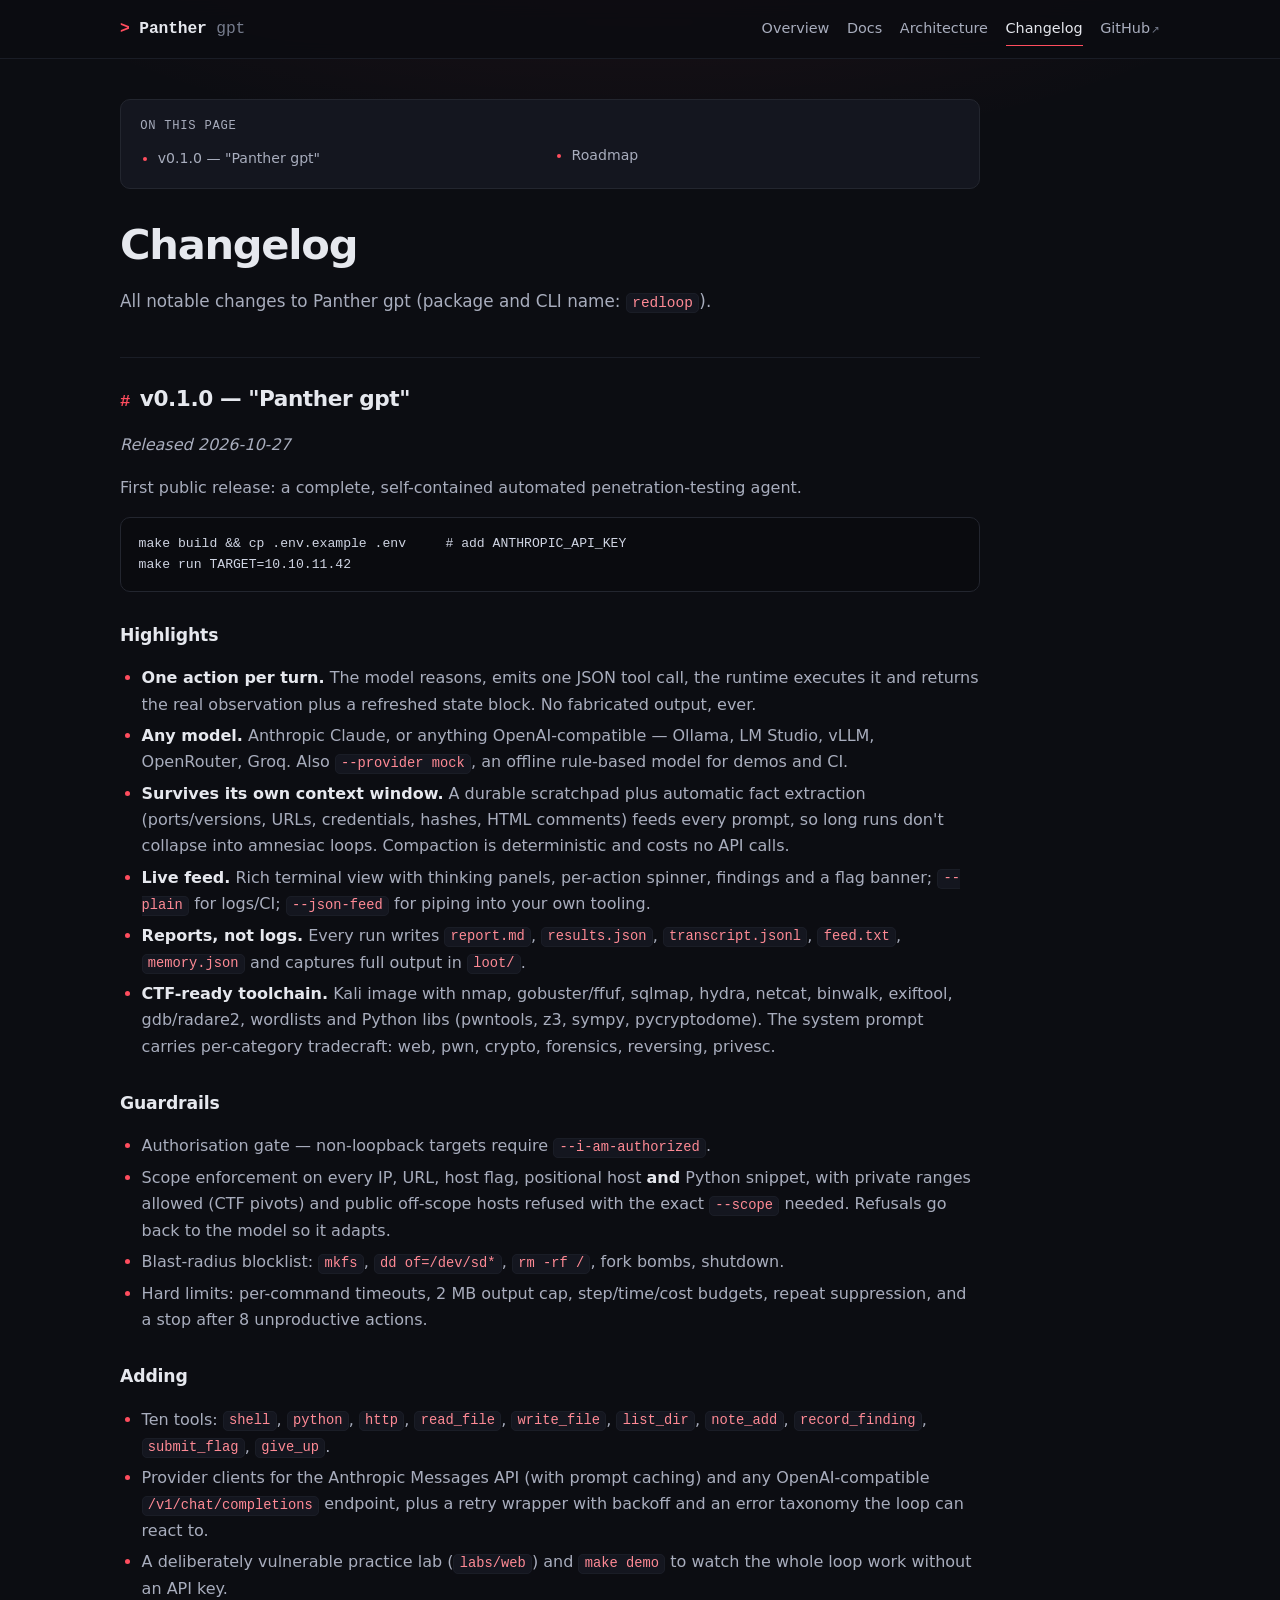
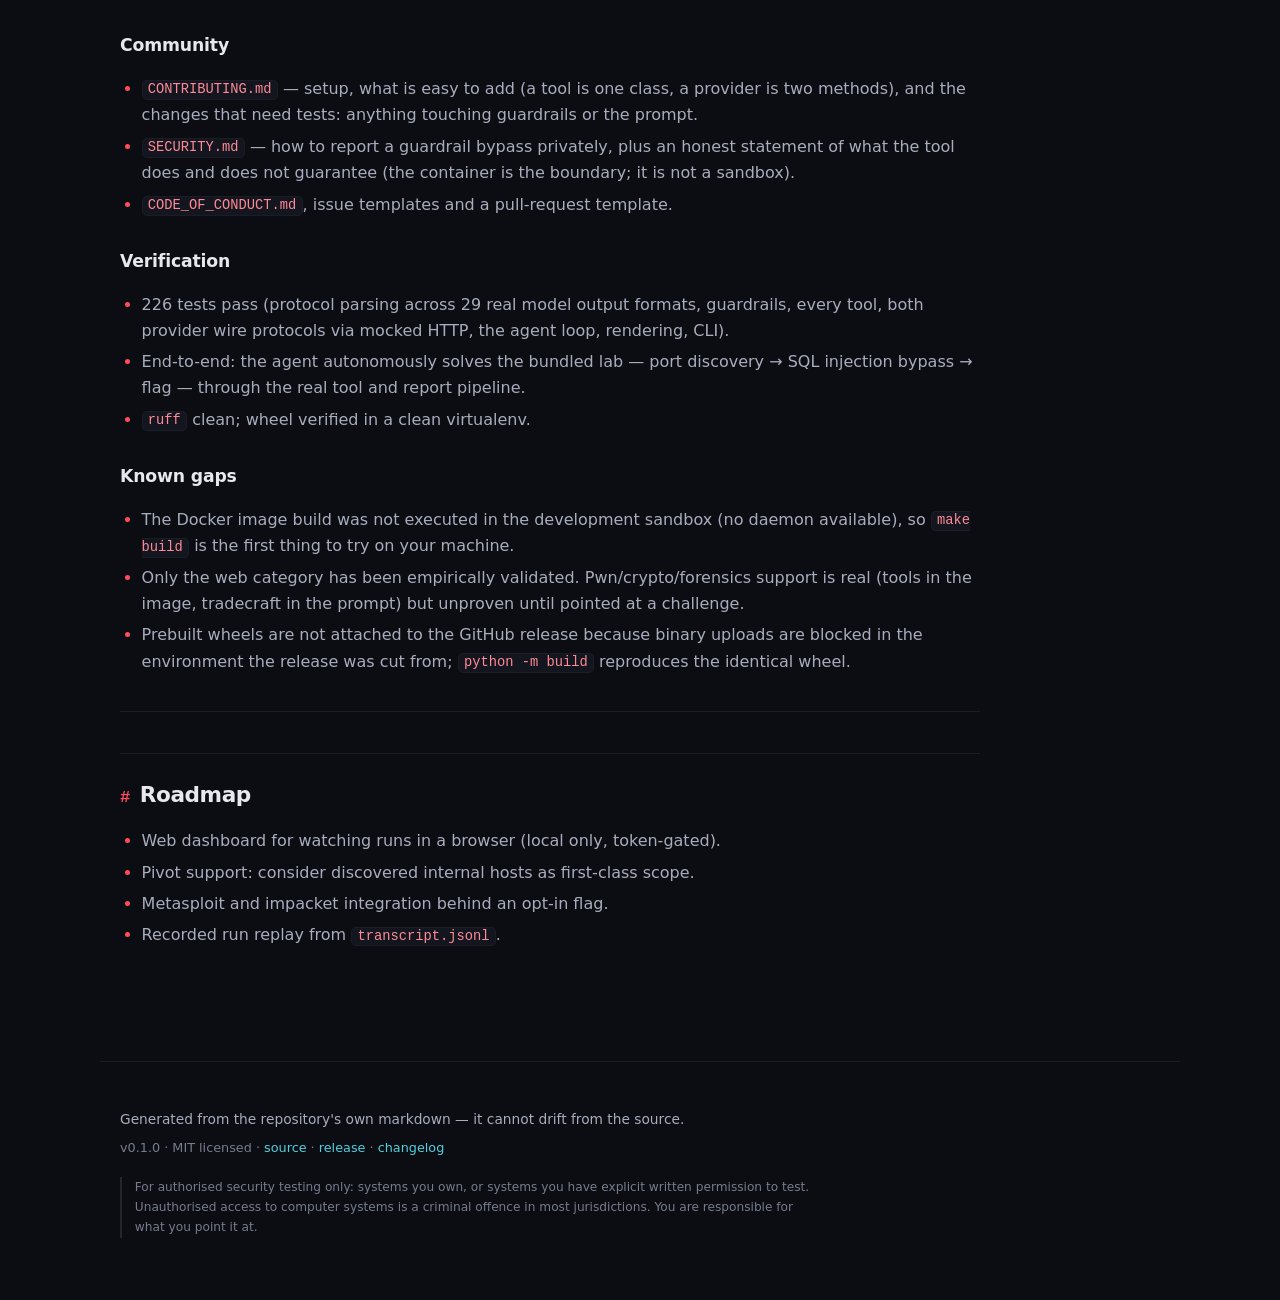
<file: docs/changelog.html>
<!doctype html>
<html lang="en">
<head>
<meta charset="utf-8">
<meta name="viewport" content="width=device-width, initial-scale=1">
<title>Changelog · Panther gpt</title>
<meta name="description" content="Release notes for Panther gpt v0.1.0.">
<meta name="color-scheme" content="dark">
<meta property="og:type" content="website">
<meta property="og:title" content="Changelog · Panther gpt">
<meta property="og:description" content="Release notes for Panther gpt v0.1.0.">
<meta property="og:url" content="https://panther-gpt.vercel.app/">
<link rel="icon" href="data:image/svg+xml,%3Csvg xmlns='http://www.w3.org/2000/svg' viewBox='0 0 32 32'%3E%3Crect width='32' height='32' rx='7' fill='%230c0d12'/%3E%3Ctext x='16' y='23' font-family='monospace' font-size='18' fill='%23ff4d5e' text-anchor='middle'%3E%3E%3C/text%3E%3C/svg%3E">
<link rel="stylesheet" href="assets/style.css">
</head>
<body>
<a class="skip" href="#main">Skip to content</a>
<header class="topbar">
  <div class="topbar-inner">
    <a class="brand" href="index.html"><span class="mark">&gt;</span> Panther <span class="thin">gpt</span></a>
    <nav class="sitenav" aria-label="Site"><a class="" href="index.html">Overview</a><a class="" href="docs.html">Docs</a><a class="" href="architecture.html">Architecture</a><a class="active" href="changelog.html">Changelog</a>
      <a href="https://github.com/usa3492max/gpt" target="_blank" rel="noopener">GitHub<span class="ext">↗</span></a>
    </nav>
  </div>
</header>
<main id="main" class="wide">

<article class="prose">
<nav class="toc" aria-label="On this page"><p class="toc-title">On this page</p><ul><li><a href="#v010-panther-gpt">v0.1.0 — &quot;Panther gpt&quot;</a></li><li><a href="#roadmap">Roadmap</a></li></ul></nav>
<h1 id="changelog">Changelog</h1>
<p>All notable changes to Panther gpt (package and CLI name: <code>redloop</code>).</p>
<h2 id="v010-panther-gpt">v0.1.0 — "Panther gpt"</h2>
<p><em>Released 2026-10-27</em></p>
<p>First public release: a complete, self-contained automated penetration-testing agent.</p>
<pre><code class="language-bash">make build &amp;&amp; cp .env.example .env     # add ANTHROPIC_API_KEY
make run TARGET=10.10.11.42
</code></pre>
<h3 id="highlights">Highlights</h3>
<ul>
<li><strong>One action per turn.</strong> The model reasons, emits one JSON tool call, the runtime executes it
  and returns the real observation plus a refreshed state block. No fabricated output, ever.</li>
<li><strong>Any model.</strong> Anthropic Claude, or anything OpenAI-compatible — Ollama, LM Studio, vLLM,
  OpenRouter, Groq. Also <code>--provider mock</code>, an offline rule-based model for demos and CI.</li>
<li><strong>Survives its own context window.</strong> A durable scratchpad plus automatic fact extraction
  (ports/versions, URLs, credentials, hashes, HTML comments) feeds every prompt, so long runs
  don't collapse into amnesiac loops. Compaction is deterministic and costs no API calls.</li>
<li><strong>Live feed.</strong> Rich terminal view with thinking panels, per-action spinner, findings and a
  flag banner; <code>--plain</code> for logs/CI; <code>--json-feed</code> for piping into your own tooling.</li>
<li><strong>Reports, not logs.</strong> Every run writes <code>report.md</code>, <code>results.json</code>, <code>transcript.jsonl</code>,
  <code>feed.txt</code>, <code>memory.json</code> and captures full output in <code>loot/</code>.</li>
<li><strong>CTF-ready toolchain.</strong> Kali image with nmap, gobuster/ffuf, sqlmap, hydra, netcat, binwalk,
  exiftool, gdb/radare2, wordlists and Python libs (pwntools, z3, sympy, pycryptodome). The
  system prompt carries per-category tradecraft: web, pwn, crypto, forensics, reversing, privesc.</li>
</ul>
<h3 id="guardrails">Guardrails</h3>
<ul>
<li>Authorisation gate — non-loopback targets require <code>--i-am-authorized</code>.</li>
<li>Scope enforcement on every IP, URL, host flag, positional host <strong>and</strong> Python snippet, with
  private ranges allowed (CTF pivots) and public off-scope hosts refused with the exact <code>--scope</code>
  needed. Refusals go back to the model so it adapts.</li>
<li>Blast-radius blocklist: <code>mkfs</code>, <code>dd of=/dev/sd*</code>, <code>rm -rf /</code>, fork bombs, shutdown.</li>
<li>Hard limits: per-command timeouts, 2 MB output cap, step/time/cost budgets, repeat suppression,
  and a stop after 8 unproductive actions.</li>
</ul>
<h3 id="adding">Adding</h3>
<ul>
<li>Ten tools: <code>shell</code>, <code>python</code>, <code>http</code>, <code>read_file</code>, <code>write_file</code>, <code>list_dir</code>, <code>note_add</code>,
  <code>record_finding</code>, <code>submit_flag</code>, <code>give_up</code>.</li>
<li>Provider clients for the Anthropic Messages API (with prompt caching) and any
  OpenAI-compatible <code>/v1/chat/completions</code> endpoint, plus a retry wrapper with backoff and an
  error taxonomy the loop can react to.</li>
<li>A deliberately vulnerable practice lab (<code>labs/web</code>) and <code>make demo</code> to watch the whole loop
  work without an API key.</li>
</ul>
<h3 id="community">Community</h3>
<ul>
<li><code>CONTRIBUTING.md</code> — setup, what is easy to add (a tool is one class, a provider is two
  methods), and the changes that need tests: anything touching guardrails or the prompt.</li>
<li><code>SECURITY.md</code> — how to report a guardrail bypass privately, plus an honest statement of what
  the tool does and does not guarantee (the container is the boundary; it is not a sandbox).</li>
<li><code>CODE_OF_CONDUCT.md</code>, issue templates and a pull-request template.</li>
</ul>
<h3 id="verification">Verification</h3>
<ul>
<li>226 tests pass (protocol parsing across 29 real model output formats, guardrails, every tool,
  both provider wire protocols via mocked HTTP, the agent loop, rendering, CLI).</li>
<li>End-to-end: the agent autonomously solves the bundled lab — port discovery → SQL injection
  bypass → flag — through the real tool and report pipeline.</li>
<li><code>ruff</code> clean; wheel verified in a clean virtualenv.</li>
</ul>
<h3 id="known-gaps">Known gaps</h3>
<ul>
<li>The Docker image build was not executed in the development sandbox (no daemon available), so
  <code>make build</code> is the first thing to try on your machine.</li>
<li>Only the web category has been empirically validated. Pwn/crypto/forensics support is real
  (tools in the image, tradecraft in the prompt) but unproven until pointed at a challenge.</li>
<li>Prebuilt wheels are not attached to the GitHub release because binary uploads are blocked in
  the environment the release was cut from; <code>python -m build</code> reproduces the identical wheel.</li>
</ul>
<hr />
<h2 id="roadmap">Roadmap</h2>
<ul>
<li>Web dashboard for watching runs in a browser (local only, token-gated).</li>
<li>Pivot support: consider discovered internal hosts as first-class scope.</li>
<li>Metasploit and impacket integration behind an opt-in flag.</li>
<li>Recorded run replay from <code>transcript.jsonl</code>.</li>
</ul>
</article>

</main>
<footer class="footer">
  <p>Generated from the repository's own markdown — it cannot drift from the source.</p>
  <p class="muted">
    v0.1.0 · MIT licensed ·
    <a href="https://github.com/usa3492max/gpt" target="_blank" rel="noopener">source</a> ·
    <a href="https://github.com/usa3492max/gpt/releases/tag/v0.1.0" target="_blank" rel="noopener">release</a> ·
    <a href="changelog.html">changelog</a>
  </p>
  <p class="disclaimer">
    For authorised security testing only: systems you own, or systems you have explicit written
    permission to test. Unauthorised access to computer systems is a criminal offence in most
    jurisdictions. You are responsible for what you point it at.
  </p>
</footer>
</body>
</html>
</file>
<file: docs/assets/style.css>
/* ---------------------------------------------------------------------------
   Panther gpt — documentation site
   One stylesheet, no CDN, no web fonts, no JavaScript. Dark, terminal-adjacent.
   --------------------------------------------------------------------------- */

:root {
  --bg: #0c0d12;
  --bg-soft: #11131a;
  --bg-card: #14161f;
  --line: #23262f;
  --line-soft: #1a1d26;
  --fg: #e6e8ee;
  --fg-dim: #a8adbd;
  --fg-muted: #767c8d;
  --accent: #ff4d5e;
  --accent-soft: #ff8a95;
  --cyan: #4fd1e0;
  --green: #57d38c;
  --yellow: #e8c76a;
  --radius: 10px;
  --mono: ui-monospace, SFMono-Regular, "SF Mono", Menlo, Consolas, "Liberation Mono", monospace;
  --sans: system-ui, -apple-system, "Segoe UI", Roboto, "Helvetica Neue", Arial, sans-serif;
  --maxw: 1080px;
}

* { box-sizing: border-box; }

html { scroll-behavior: smooth; }

body {
  margin: 0;
  background:
    radial-gradient(1100px 480px at 50% -180px, rgba(255, 77, 94, .10), transparent 70%),
    var(--bg);
  color: var(--fg);
  font-family: var(--sans);
  font-size: 16px;
  line-height: 1.65;
  -webkit-font-smoothing: antialiased;
}

a { color: var(--cyan); text-decoration: none; }
a:hover { text-decoration: underline; text-underline-offset: 2px; }

code, pre, kbd { font-family: var(--mono); }

.skip {
  position: absolute; left: -9999px;
  background: var(--accent); color: #fff; padding: .5rem .8rem; border-radius: 6px; z-index: 10;
}
.skip:focus { left: 1rem; top: 1rem; }

/* ---------------------------------------------------------------- top bar */
.topbar {
  position: sticky; top: 0; z-index: 5;
  background: rgba(12, 13, 18, .82);
  backdrop-filter: blur(10px);
  border-bottom: 1px solid var(--line-soft);
}
.topbar-inner {
  max-width: var(--maxw); margin: 0 auto; padding: .8rem 1.25rem;
  display: flex; align-items: center; justify-content: space-between; gap: 1rem;
}
.brand {
  font-family: var(--mono); font-size: 1.02rem; font-weight: 600;
  color: var(--fg); letter-spacing: -.01em; white-space: nowrap;
}
.brand:hover { text-decoration: none; color: var(--accent-soft); }
.brand .mark { color: var(--accent); }
.brand .thin { color: var(--fg-muted); font-weight: 400; }

.sitenav { display: flex; gap: 1.1rem; flex-wrap: wrap; align-items: center; }
.sitenav a {
  color: var(--fg-dim); font-size: .9rem; padding: .25rem 0;
  border-bottom: 1px solid transparent;
}
.sitenav a:hover { color: var(--fg); text-decoration: none; }
.sitenav a.active { color: var(--fg); border-bottom-color: var(--accent); }
.sitenav .ext { font-size: .72em; margin-left: .12em; color: var(--fg-muted); }

/* --------------------------------------------------------------- layout */
main { margin: 0 auto; padding: 0 1.25rem; }
main.wide { max-width: var(--maxw); }
main.narrow { max-width: 800px; }

/* ---------------------------------------------------------------- hero */
.hero { padding: 4.5rem 0 2rem; }
.eyebrow {
  font-family: var(--mono); font-size: .8rem; color: var(--fg-muted);
  margin: 0 0 1.1rem; display: flex; align-items: center; gap: .5rem;
}
.dot {
  width: 7px; height: 7px; border-radius: 50%; background: var(--green);
  box-shadow: 0 0 0 3px rgba(87, 211, 140, .15);
}
.hero h1 {
  font-size: clamp(2.05rem, 5.4vw, 3.5rem);
  line-height: 1.12; letter-spacing: -.03em; margin: 0 0 1.1rem; font-weight: 700;
}
.hero h1 .accent {
  background: linear-gradient(100deg, var(--accent), var(--accent-soft) 60%, var(--cyan));
  -webkit-background-clip: text; background-clip: text; color: transparent;
}
.lede { font-size: 1.1rem; color: var(--fg-dim); max-width: 62ch; margin: 0 0 1.7rem; }

.cta { display: flex; flex-wrap: wrap; gap: .7rem; margin-bottom: 1.6rem; }
.btn {
  display: inline-block; padding: .62rem 1.15rem; border-radius: 8px;
  border: 1px solid var(--line); color: var(--fg); font-size: .93rem; font-weight: 500;
  background: var(--bg-soft); transition: border-color .15s, background .15s, transform .15s;
}
.btn:hover { text-decoration: none; border-color: #3a3f4d; background: #171a23; transform: translateY(-1px); }
.btn.primary {
  background: var(--accent); border-color: var(--accent); color: #fff; font-weight: 600;
}
.btn.primary:hover { background: #ff616f; border-color: #ff616f; }

.install {
  display: flex; align-items: center; flex-wrap: wrap; gap: .6rem;
  font-family: var(--mono); font-size: .88rem;
  background: var(--bg-soft); border: 1px solid var(--line);
  border-radius: var(--radius); padding: .8rem 1rem; max-width: 100%;
}
.install .prompt { color: var(--accent); }
.install code { color: var(--fg); overflow-wrap: anywhere; }
.install-note { color: var(--fg-muted); font-family: var(--sans); font-size: .8rem; }

/* ------------------------------------------------------------- terminal */
.terminal-wrap { padding: 1.5rem 0 3rem; }
.terminal {
  border: 1px solid var(--line); border-radius: var(--radius);
  background: #0a0b0f; overflow: hidden;
  box-shadow: 0 24px 60px -30px rgba(0, 0, 0, .9), 0 0 0 1px rgba(255, 255, 255, .02) inset;
}
.terminal-bar {
  display: flex; align-items: center; gap: .45rem;
  padding: .6rem .9rem; background: #0f1117; border-bottom: 1px solid var(--line);
}
.light { width: 11px; height: 11px; border-radius: 50%; display: inline-block; }
.light.r { background: #ff5f57; } .light.y { background: #febc2e; } .light.g { background: #28c840; }
.terminal-title {
  margin-left: .6rem; font-family: var(--mono); font-size: .76rem; color: var(--fg-muted);
}
.terminal pre {
  margin: 0; padding: 1rem 1.1rem 1.2rem; overflow-x: auto;
  font-size: .78rem; line-height: 1.5; color: #cfd4e2; white-space: pre;
}
.caption { color: var(--fg-muted); font-size: .84rem; margin: .8rem 0 0; max-width: 78ch; }

/* ---------------------------------------------------------------- bands */
.band { padding: 3rem 0; border-top: 1px solid var(--line-soft); }
.band h2 {
  font-size: 1.5rem; letter-spacing: -.02em; margin: 0 0 1.5rem; font-weight: 650;
}
.band h2::before { content: "# "; color: var(--accent); font-family: var(--mono); font-size: .8em; }

.grid {
  display: grid; gap: 1rem;
  grid-template-columns: repeat(auto-fit, minmax(260px, 1fr));
}
.card {
  background: var(--bg-card); border: 1px solid var(--line);
  border-radius: var(--radius); padding: 1.15rem 1.2rem;
  transition: border-color .15s, transform .15s;
}
.card:hover { border-color: #343946; transform: translateY(-2px); }
.card h3 { margin: 0 0 .45rem; font-size: 1rem; letter-spacing: -.01em; }
.card p { margin: 0; color: var(--fg-dim); font-size: .9rem; }

.steps { counter-reset: step; list-style: none; padding: 0; margin: 0 0 1.2rem; }
.steps li {
  counter-increment: step; position: relative; padding: .55rem 0 .55rem 2.6rem;
  color: var(--fg-dim); border-bottom: 1px solid var(--line-soft);
}
.steps li:last-child { border-bottom: 0; }
.steps li::before {
  content: counter(step); position: absolute; left: 0; top: .6rem;
  width: 1.7rem; height: 1.7rem; border-radius: 50%;
  border: 1px solid var(--line); background: var(--bg-soft);
  color: var(--accent); font-family: var(--mono); font-size: .8rem;
  display: flex; align-items: center; justify-content: center;
}
.steps strong { color: var(--fg); }

/* --------------------------------------------------------------- tables */
.table-scroll { overflow-x: auto; border: 1px solid var(--line); border-radius: var(--radius); }
table { border-collapse: collapse; width: 100%; font-size: .89rem; }
thead th {
  text-align: left; padding: .7rem .9rem; background: var(--bg-soft);
  border-bottom: 1px solid var(--line); color: var(--fg-dim);
  font-weight: 600; font-size: .8rem; text-transform: uppercase; letter-spacing: .04em;
  white-space: nowrap;
}
tbody td { padding: .65rem .9rem; border-bottom: 1px solid var(--line-soft); color: var(--fg-dim); vertical-align: top; }
tbody tr:last-child td { border-bottom: 0; }
tbody tr:hover td { background: rgba(255, 255, 255, .015); }
td code { color: var(--accent-soft); font-size: .85em; white-space: nowrap; }

/* -------------------------------------------------------------- safety */
.safety { background: linear-gradient(180deg, rgba(255, 77, 94, .05), transparent 60%); }
.checks { list-style: none; padding: 0; margin: 0 0 1.2rem; }
.checks li { position: relative; padding: .45rem 0 .45rem 1.7rem; color: var(--fg-dim); }
.checks li::before {
  content: "✓"; position: absolute; left: 0; color: var(--green);
  font-family: var(--mono); font-weight: 700;
}
.checks strong { color: var(--fg); }

.snippet {
  background: #0a0b0f; border: 1px solid var(--line); border-radius: var(--radius);
  padding: 1rem 1.1rem; overflow-x: auto; font-size: .82rem; line-height: 1.6;
  color: #cfd4e2; margin: 0 0 1.4rem;
}
.snippet .c { color: var(--fg-muted); }

.final { padding-bottom: 4rem; }

/* ------------------------------------------------------------ prose/docs */
.prose { padding: 2.5rem 0 4rem; max-width: 860px; }
.prose h1 {
  font-size: clamp(1.8rem, 4vw, 2.6rem); letter-spacing: -.03em; margin: 0 0 1.2rem;
  line-height: 1.15;
}
.prose h2 {
  font-size: 1.35rem; margin: 2.6rem 0 .9rem; padding-top: 1.4rem;
  border-top: 1px solid var(--line-soft); letter-spacing: -.02em;
}
.prose h2::before { content: "# "; color: var(--accent); font-family: var(--mono); font-size: .8em; }
.prose h3 { font-size: 1.08rem; margin: 1.8rem 0 .6rem; letter-spacing: -.01em; }
.prose h4 { font-size: .98rem; margin: 1.3rem 0 .4rem; color: var(--fg-dim); }
.prose p, .prose li { color: var(--fg-dim); }
.prose > p:first-of-type { font-size: 1.05rem; }
.prose strong { color: var(--fg); }
.prose ul, .prose ol { padding-left: 1.35rem; }
.prose li { margin: .3rem 0; }
.prose li::marker { color: var(--accent); }

.prose code {
  background: var(--bg-card); border: 1px solid var(--line-soft);
  border-radius: 5px; padding: .1em .38em; font-size: .86em; color: var(--accent-soft);
}
.prose pre {
  background: #0a0b0f; border: 1px solid var(--line); border-radius: var(--radius);
  padding: 1rem 1.1rem; overflow-x: auto; font-size: .82rem; line-height: 1.55;
  margin: 1rem 0 1.4rem;
}
.prose pre code {
  background: none; border: 0; padding: 0; color: #cfd4e2; font-size: 1em;
}
.prose blockquote {
  margin: 1.2rem 0; padding: .6rem 1rem; border-left: 3px solid var(--accent);
  background: var(--bg-soft); border-radius: 0 6px 6px 0; color: var(--fg-dim);
}
.prose blockquote p { margin: .3rem 0; }
.prose table { margin: 1rem 0 1.5rem; }
.prose table, .prose thead th, .prose tbody td { border: 1px solid var(--line); }
.prose thead th { background: var(--bg-soft); }
.prose img { max-width: 100%; border-radius: var(--radius); }
.prose hr { border: 0; border-top: 1px solid var(--line-soft); margin: 2.2rem 0; }

.toc {
  background: var(--bg-card); border: 1px solid var(--line); border-radius: var(--radius);
  padding: 1rem 1.2rem; margin: 0 0 2rem;
}
.toc-title {
  margin: 0 0 .5rem; font-family: var(--mono); font-size: .76rem;
  text-transform: uppercase; letter-spacing: .06em; color: var(--fg-muted);
}
.toc ul { margin: 0; padding-left: 1.1rem; columns: 2; column-gap: 1.6rem; }
.toc li { margin: .18rem 0; font-size: .88rem; break-inside: avoid; }
.toc a { color: var(--fg-dim); }
.toc a:hover { color: var(--cyan); }

/* --------------------------------------------------------------- footer */
.footer {
  max-width: var(--maxw); margin: 0 auto; padding: 2.5rem 1.25rem 3.5rem;
  border-top: 1px solid var(--line-soft); margin-top: 2rem;
}
.footer p { margin: .4rem 0; font-size: .86rem; color: var(--fg-dim); }
.footer .muted { color: var(--fg-muted); font-size: .8rem; }
.footer .disclaimer {
  margin-top: 1.2rem; color: var(--fg-muted); font-size: .76rem; max-width: 90ch;
  border-left: 2px solid var(--line); padding-left: .8rem;
}

/* ------------------------------------------------------------ responsive */
@media (max-width: 700px) {
  .topbar-inner { flex-direction: column; align-items: flex-start; gap: .5rem; }
  .sitenav { gap: .8rem; }
  .hero { padding-top: 2.5rem; }
  .toc ul { columns: 1; }
  .install { font-size: .78rem; }
  .terminal pre { font-size: .68rem; }
}

@media (prefers-reduced-motion: reduce) {
  * { transition: none !important; scroll-behavior: auto !important; }
}

@media print {
  body { background: #fff; color: #000; }
  .topbar, .cta, .footer { display: none; }
}
</file>
